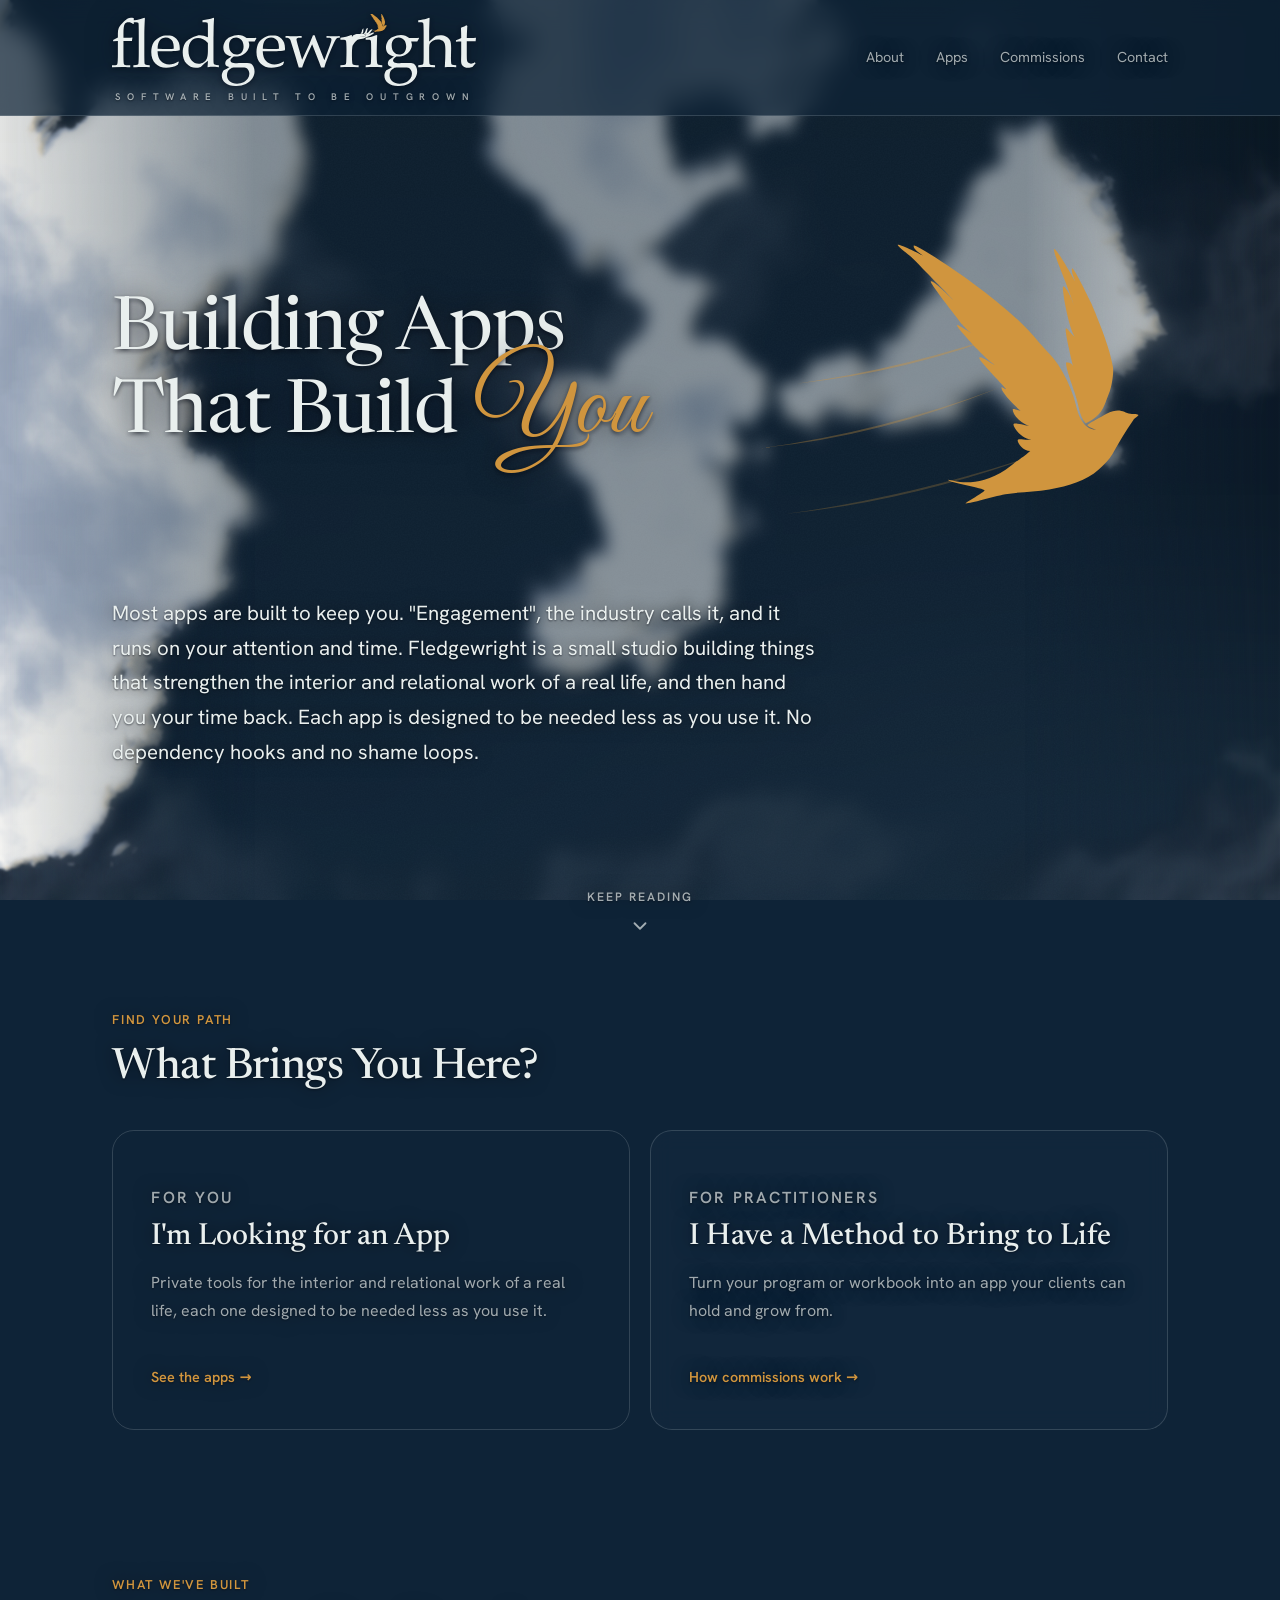
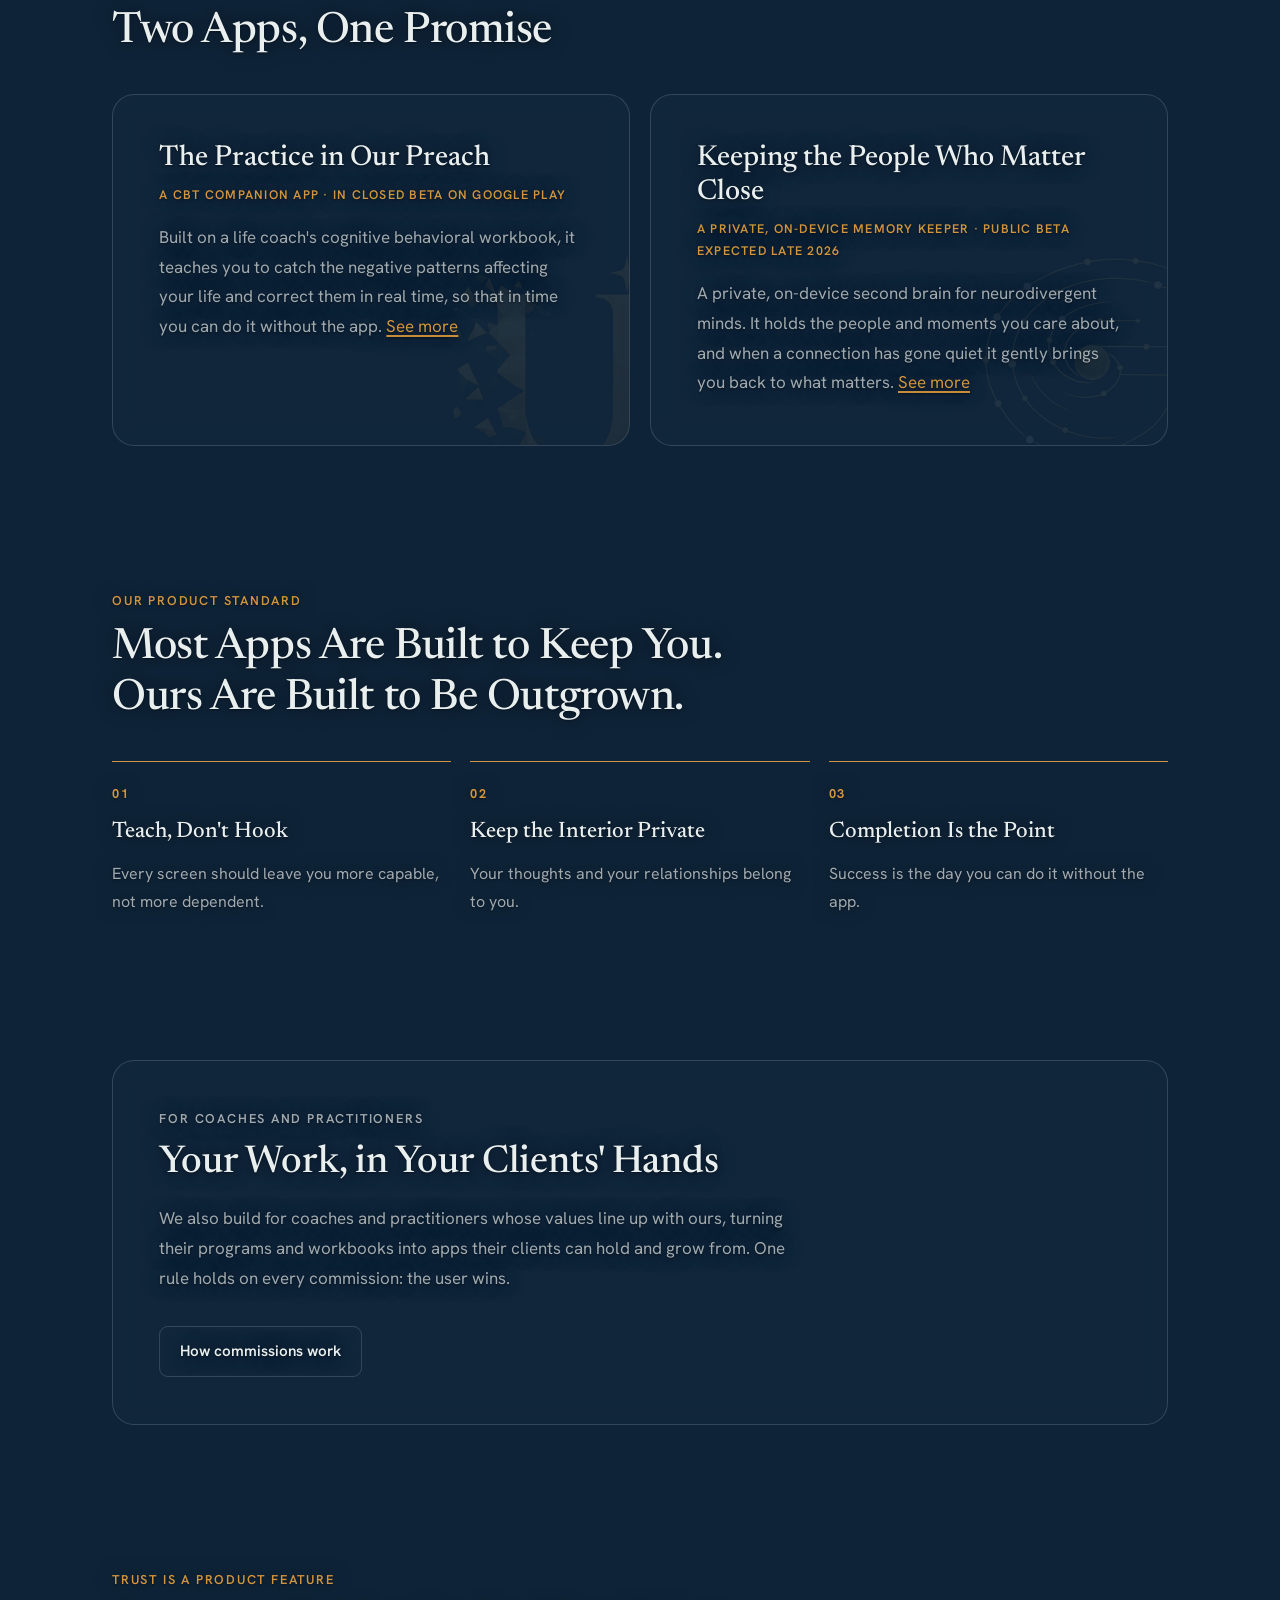
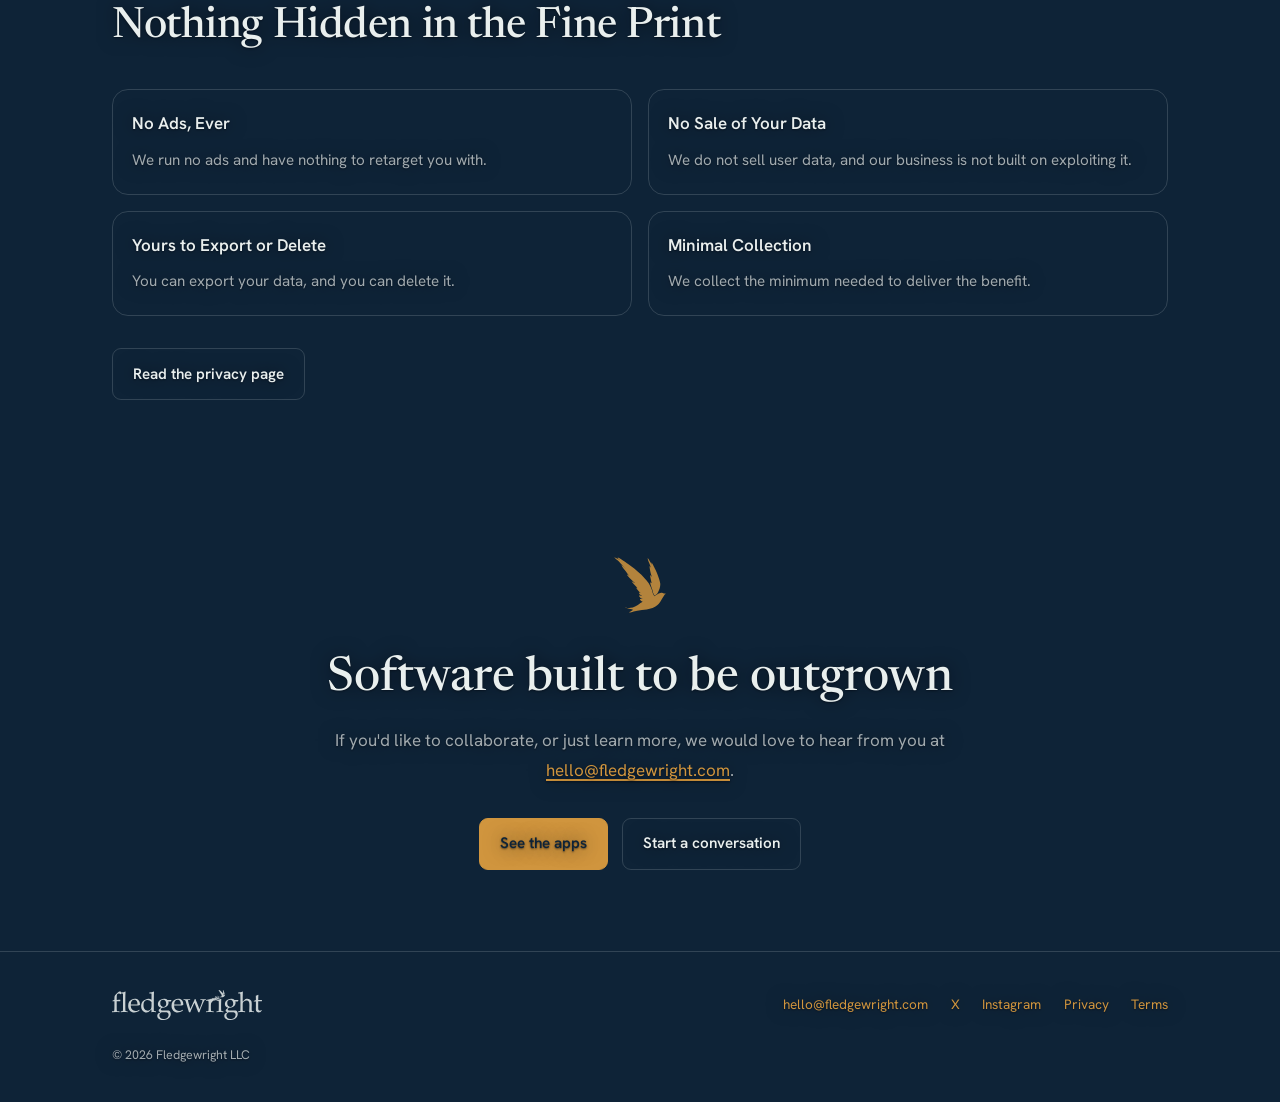
<file: index.html>
<!doctype html>
<html lang="en">
<head>
<meta charset="utf-8">
<meta name="viewport" content="width=device-width, initial-scale=1">
<meta name="color-scheme" content="dark">
<title>Fledgewright: software built to be outgrown</title>
<meta name="description" content="A small studio building apps that strengthen your real life, then step back. Built to be outgrown, with no dependency hooks.">
<link rel="stylesheet" href="/styles.css">
<link rel="icon" href="/favicon.ico" sizes="48x48">
<link rel="icon" href="/favicon.svg" type="image/svg+xml">
<link rel="apple-touch-icon" href="/apple-touch-icon.png">
<link rel="manifest" href="/site.webmanifest">
<link rel="canonical" href="https://fledgewright.com/">
<meta name="theme-color" content="#0E2337">
<meta property="og:type" content="website">
<meta property="og:site_name" content="Fledgewright">
<meta property="og:title" content="Fledgewright: software built to be outgrown">
<meta property="og:description" content="A small studio building apps that strengthen your real life, then step back. Built to be outgrown, with no dependency hooks.">
<meta property="og:url" content="https://fledgewright.com/">
<meta property="og:image" content="https://fledgewright.com/assets/img/og-image.png">
<meta property="og:image:width" content="1200">
<meta property="og:image:height" content="630">
<meta name="twitter:card" content="summary_large_image">
</head>
<body>
  <div id="sky" aria-hidden="true">
    <div class="sky-layer sky-far"></div>
    <div class="sky-layer sky-near"></div>
  </div>
  <div id="reading-column" aria-hidden="true"></div>
  <a class="skip-link" href="#main">Skip to content</a>
  <header class="site-header">
    <div class="wrap head-in">
      <a class="brand" href="/" aria-label="Fledgewright home">
        <img class="only-dark" src="/assets/img/Fledgewright_wordmark_sky_reversed.svg" alt="Fledgewright">
        <img class="only-light" src="/assets/img/Fledgewright_wordmark_sky_primary.svg" alt="Fledgewright">
        <span class="brand-tagline">Software built to be outgrown</span>
      </a>
      <nav aria-label="Site">
        <a href="/about/">About</a>
        <a href="/apps/">Apps</a>
        <a href="/commissions/">Commissions</a>
        <a href="/contact/">Contact</a>
      </nav>
    </div>
  </header>

  <main id="main">

    <!-- 1 · Hero -->
    <section class="wrap hero">
      <div class="hero-copy reveal">
        <h1>Building Apps That Build <span class="you">You</span></h1>
      </div>
      <div class="hero-art" aria-hidden="true">
        <svg viewBox="0 0 1638 1024" xmlns="http://www.w3.org/2000/svg">
          <g fill="#D0953E">
            <path d="M370,545 Q775,490 1180,340 Q775,504 370,545 Z" opacity=".9"/>
            <path d="M250,765 Q655,711 1060,560 Q655,725 250,765 Z" opacity=".72"/>
            <path d="M330,990 Q785,928 1240,770 Q785,942 330,990 Z" opacity=".55"/>
          </g>
        </svg>
        <img src="/assets/img/hallmark_ember_transparent_1024.svg" alt="">
      </div>
    </section>

    <div class="wrap">
      <p class="lead reveal">Most apps are built to keep you. "Engagement", the industry calls it, and it runs on your attention and time. Fledgewright is a small studio building things that strengthen the interior and relational work of a real life, and then hand you your time back. Each app is designed to be needed less as you use it. No dependency hooks and no shame loops.</p>
    </div>

    <div class="wrap keep-wrap reveal">
      <a class="keep-reading" href="#fork">
        <span>Keep reading</span>
        <svg class="chev" viewBox="0 0 24 24" fill="none" stroke="currentColor" stroke-width="2" stroke-linecap="round" stroke-linejoin="round" aria-hidden="true"><path d="M6 9l6 6 6-6"/></svg>
      </a>
    </div>

    <!-- 2 · Audience fork -->
    <section id="fork" class="wrap band">
      <div class="band-head reveal">
        <p class="eyebrow">Find your path</p>
        <h2>What Brings You Here?</h2>
      </div>
      <div class="fork">
        <a class="reveal" href="/apps/">
          <div>
            <p class="eyebrow" style="margin-bottom:.5rem">For you</p>
            <h3>I'm Looking for an App</h3>
            <p>Private tools for the interior and relational work of a real life, each one designed to be needed less as you use it.</p>
          </div>
          <span class="go">See the apps &rarr;</span>
        </a>
        <a class="reveal glass" href="/commissions/">
          <div>
            <p class="eyebrow" style="margin-bottom:.5rem">For practitioners</p>
            <h3>I Have a Method to Bring to Life</h3>
            <p>Turn your program or workbook into an app your clients can hold and grow from.</p>
          </div>
          <span class="go">How commissions work &rarr;</span>
        </a>
      </div>
    </section>

    <!-- 3 · The apps -->
    <section class="wrap band">
      <div class="band-head reveal">
        <p class="eyebrow">What we've built</p>
        <h2>Two Apps, One Promise</h2>
      </div>
      <div class="apps-two">
        <div class="panel app-teaser one reveal">
          <h3>The Practice in Our Preach</h3>
          <p class="status">A CBT companion app · in closed beta on Google Play</p>
          <p>Built on a life coach's cognitive behavioral workbook, it teaches you to catch the negative patterns affecting your life and correct them in real time, so that in time you can do it without the app. <a href="/apps/">See more</a></p>
        </div>
        <div class="panel app-teaser two reveal">
          <h3>Keeping the People Who Matter Close</h3>
          <p class="status">A private, on-device memory keeper · public beta expected late 2026</p>
          <p>A private, on-device second brain for neurodivergent minds. It holds the people and moments you care about, and when a connection has gone quiet it gently brings you back to what matters. <a href="/apps/">See more</a></p>
        </div>
      </div>
    </section>

    <!-- 4 · Philosophy -->
    <section class="wrap band">
      <div class="band-head reveal">
        <p class="eyebrow">Our product standard</p>
        <h2>Most Apps Are Built to Keep You. Ours Are Built to Be Outgrown.</h2>
      </div>
      <div class="triptych">
        <div class="principle reveal"><p class="n">01</p><h3>Teach, Don't Hook</h3><p>Every screen should leave you more capable, not more dependent.</p></div>
        <div class="principle reveal"><p class="n">02</p><h3>Keep the Interior Private</h3><p>Your thoughts and your relationships belong to you.</p></div>
        <div class="principle reveal"><p class="n">03</p><h3>Completion Is the Point</h3><p>Success is the day you can do it without the app.</p></div>
      </div>
    </section>

    <!-- 5 · Commissions -->
    <section class="wrap band">
      <div class="panel commission reveal">
        <p class="eyebrow">For coaches and practitioners</p>
        <h2>Your Work, in Your Clients' Hands</h2>
        <p>We also build for coaches and practitioners whose values line up with ours, turning their programs and workbooks into apps their clients can hold and grow from. One rule holds on every commission: the user wins.</p>
        <div class="btns"><a class="btn-fw btn-fw--ghost" href="/commissions/">How commissions work</a></div>
      </div>
    </section>

    <!-- 6 · Trust -->
    <section class="wrap band">
      <div class="band-head reveal">
        <p class="eyebrow">Trust is a product feature</p>
        <h2>Nothing Hidden in the Fine Print</h2>
      </div>
      <div class="trust-list">
        <div class="trust-item reveal"><strong>No Ads, Ever</strong><span>We run no ads and have nothing to retarget you with.</span></div>
        <div class="trust-item reveal"><strong>No Sale of Your Data</strong><span>We do not sell user data, and our business is not built on exploiting it.</span></div>
        <div class="trust-item reveal"><strong>Yours to Export or Delete</strong><span>You can export your data, and you can delete it.</span></div>
        <div class="trust-item reveal"><strong>Minimal Collection</strong><span>We collect the minimum needed to deliver the benefit.</span></div>
      </div>
      <div class="btns reveal"><a class="btn-fw btn-fw--ghost" href="/privacy/">Read the privacy page</a></div>
    </section>

    <!-- 7 · Closing -->
    <section class="wrap closing reveal">
      <img class="swift" src="/assets/img/hallmark_ember_transparent_1024.svg" alt="">
      <h2>Software built to be outgrown</h2>
      <p>If you'd like to collaborate, or just learn more, we would love to hear from you at <a href="mailto:hello@fledgewright.com">hello@fledgewright.com</a>.</p>
      <div class="btns">
        <a class="btn-fw btn-fw--primary" href="/apps/">See the apps</a>
        <a class="btn-fw btn-fw--ghost" href="mailto:hello@fledgewright.com">Start a conversation</a>
      </div>
    </section>

  </main>

  <footer class="site-footer">
    <div class="wrap foot-in">
      <img class="only-dark" src="/assets/img/Fledgewright_wordmark_sky_mono-cloud.svg" alt="Fledgewright">
      <img class="only-light" src="/assets/img/Fledgewright_wordmark_sky_mono-ink.svg" alt="Fledgewright">
      <div class="foot-links">
        <a href="mailto:hello@fledgewright.com">hello@fledgewright.com</a>
        <a href="https://x.com/Fledgewright">X</a>
        <a href="https://www.instagram.com/fledgewright/">Instagram</a>
        <a href="/privacy/">Privacy</a>
        <a href="/terms/">Terms</a>
      </div>
    </div>
    <div class="wrap foot-note">© 2026 Fledgewright LLC</div>
  </footer>

  <script src="/sky-morph.js" defer></script>
  <script>
    // Reveal-on-scroll for the homepage sections (reduced-motion falls back to visible via CSS)
    var io = new IntersectionObserver(function (es) {
      es.forEach(function (e) { if (e.isIntersecting) e.target.classList.add('visible'); });
    }, { threshold: .12 });
    document.querySelectorAll('.reveal').forEach(function (el) { io.observe(el); });
  </script>
</body>
</html>
</file>
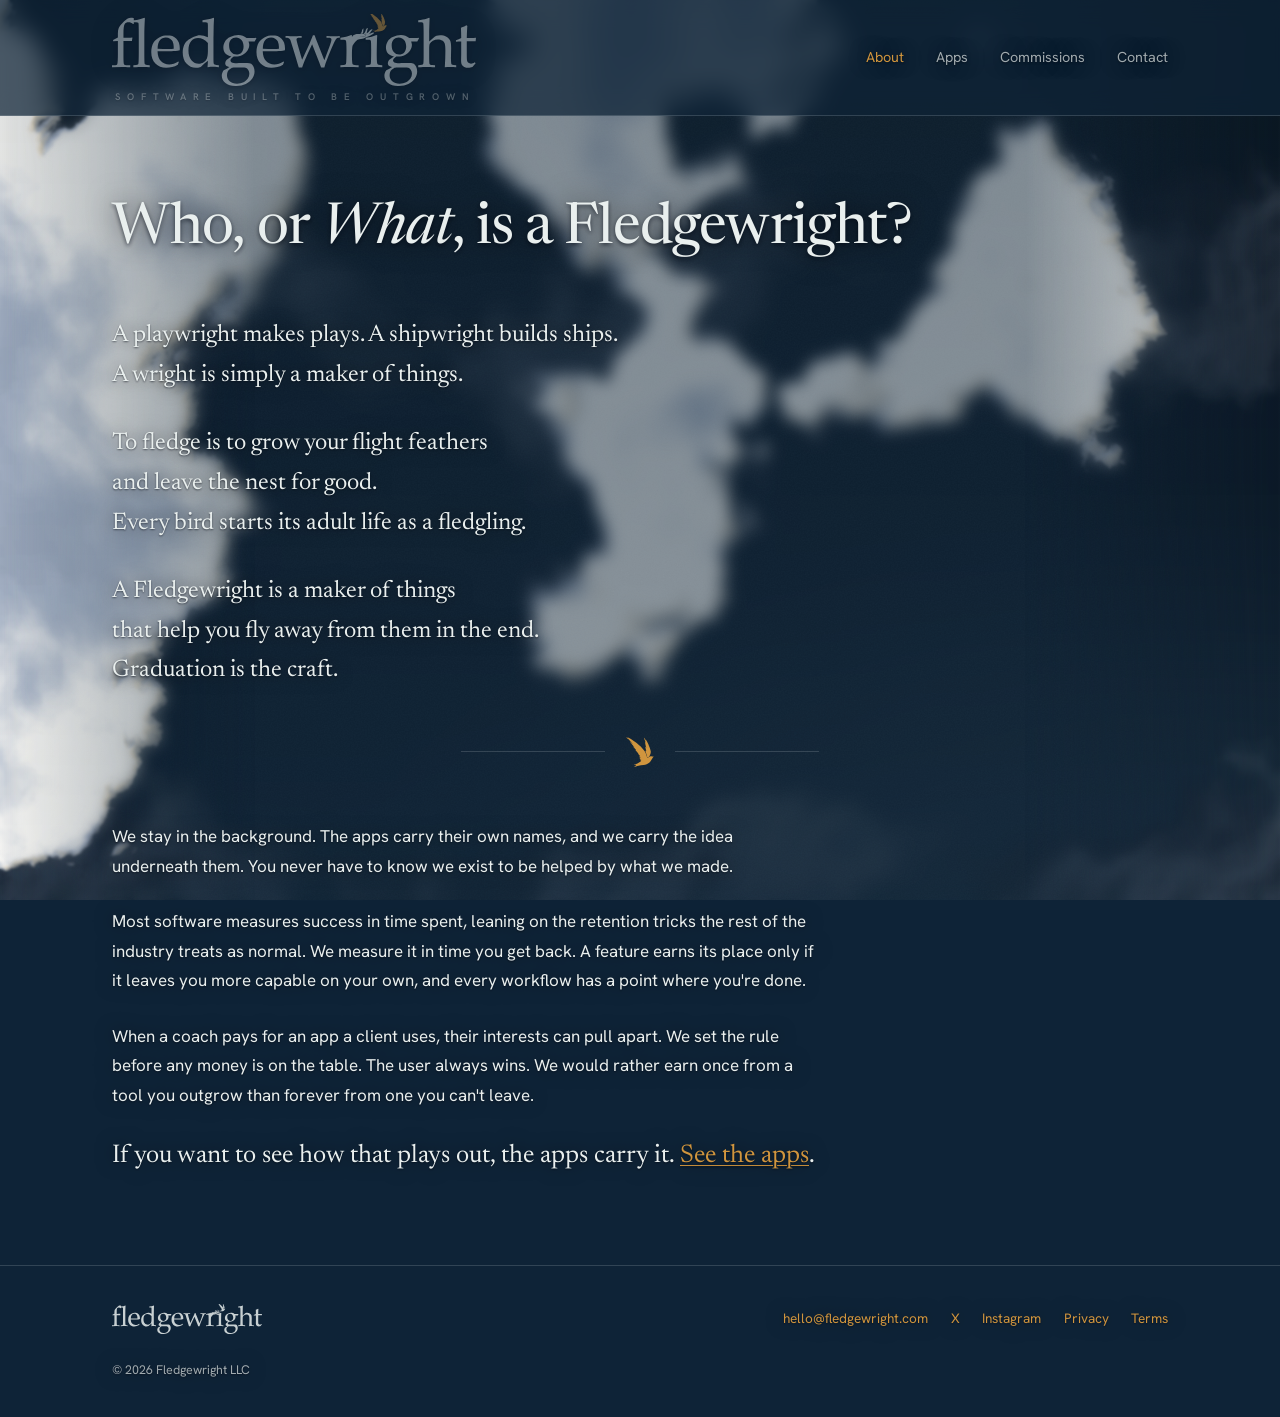
<file: about/index.html>
<!doctype html>
<html lang="en">
<head>
<meta charset="utf-8">
<meta name="viewport" content="width=device-width, initial-scale=1">
<meta name="color-scheme" content="dark">
<title>About Fledgewright: a studio built to be outgrown</title>
<meta name="description" content="Why we build tools meant to be left behind, and the one line we won't cross.">
<link rel="stylesheet" href="/styles.css">
<link rel="icon" href="/favicon.ico" sizes="48x48">
<link rel="icon" href="/favicon.svg" type="image/svg+xml">
<link rel="apple-touch-icon" href="/apple-touch-icon.png">
<link rel="manifest" href="/site.webmanifest">
<link rel="canonical" href="https://fledgewright.com/about/">
<meta name="theme-color" content="#0E2337">
<meta property="og:type" content="website">
<meta property="og:site_name" content="Fledgewright">
<meta property="og:title" content="About Fledgewright: a studio built to be outgrown">
<meta property="og:description" content="Why we build tools meant to be left behind, and the one line we won't cross.">
<meta property="og:url" content="https://fledgewright.com/about/">
<meta property="og:image" content="https://fledgewright.com/assets/img/og-image.png">
<meta property="og:image:width" content="1200">
<meta property="og:image:height" content="630">
<meta name="twitter:card" content="summary_large_image">
</head>
<body class="inner">
  <div id="sky" aria-hidden="true">
    <div class="sky-layer sky-far"></div>
    <div class="sky-layer sky-near"></div>
  </div>
  <div id="reading-column" aria-hidden="true"></div>
  <a class="skip-link" href="#main">Skip to content</a>
  <header class="site-header">
    <div class="wrap head-in">
      <a class="brand" href="/" aria-label="Fledgewright home">
        <img class="only-dark" src="/assets/img/Fledgewright_wordmark_sky_reversed.svg" alt="Fledgewright">
        <img class="only-light" src="/assets/img/Fledgewright_wordmark_sky_primary.svg" alt="Fledgewright">
        <span class="brand-tagline">Software built to be outgrown</span>
      </a>
      <nav aria-label="Site">
        <a href="/about/" aria-current="page">About</a>
        <a href="/apps/">Apps</a>
        <a href="/commissions/">Commissions</a>
        <a href="/contact/">Contact</a>
      </nav>
    </div>
  </header>

  <main id="main">
    <div class="wrap page-head">
      <h1 class="page-title">Who, or <em>What</em>, is a Fledgewright?</h1>
    </div>

    <div class="wrap intro-stanzas">
      <p class="stanza">A playwright makes plays. A shipwright builds ships.<br>
      A wright is simply a maker of things.</p>
      <p class="stanza">To fledge is to grow your flight feathers<br>
      and leave the nest for good.<br>
      Every bird starts its adult life as a fledgling.</p>
      <p class="stanza">A Fledgewright is a maker of things<br>
      that help you fly away from them in the end.<br>
      Graduation is the craft.</p>
    </div>

    <div class="divider" role="presentation">
      <img src="/assets/img/hallmark_ember_transparent_1024.svg" alt="">
    </div>

    <div class="wrap">
      <div class="prose">
      <p>We stay in the background. The apps carry their own names, and we carry the idea underneath them. You never have to know we exist to be helped by what we made.</p>
      <p>Most software measures success in time spent, leaning on the retention tricks the rest of the industry treats as normal. We measure it in time you get back. A feature earns its place only if it leaves you more capable on your own, and every workflow has a point where you're done.</p>
      <p>When a coach pays for an app a client uses, their interests can pull apart. We set the rule before any money is on the table. The user always wins. We would rather earn once from a tool you outgrow than forever from one you can't leave.</p>
      <p class="mail">If you want to see how that plays out, the apps carry it. <a href="/apps/">See the apps</a>.</p>
      </div>
    </div>
  </main>

  <footer class="site-footer">
    <div class="wrap foot-in">
      <img class="only-dark" src="/assets/img/Fledgewright_wordmark_sky_mono-cloud.svg" alt="Fledgewright">
      <img class="only-light" src="/assets/img/Fledgewright_wordmark_sky_mono-ink.svg" alt="Fledgewright">
      <div class="foot-links">
        <a href="mailto:hello@fledgewright.com">hello@fledgewright.com</a>
        <a href="https://x.com/Fledgewright">X</a>
        <a href="https://www.instagram.com/fledgewright/">Instagram</a>
        <a href="/privacy/">Privacy</a>
        <a href="/terms/">Terms</a>
      </div>
    </div>
    <div class="wrap foot-note">© 2026 Fledgewright LLC</div>
  </footer>
  <script src="/sky-morph.js" defer></script>
</body>
</html>
</file>
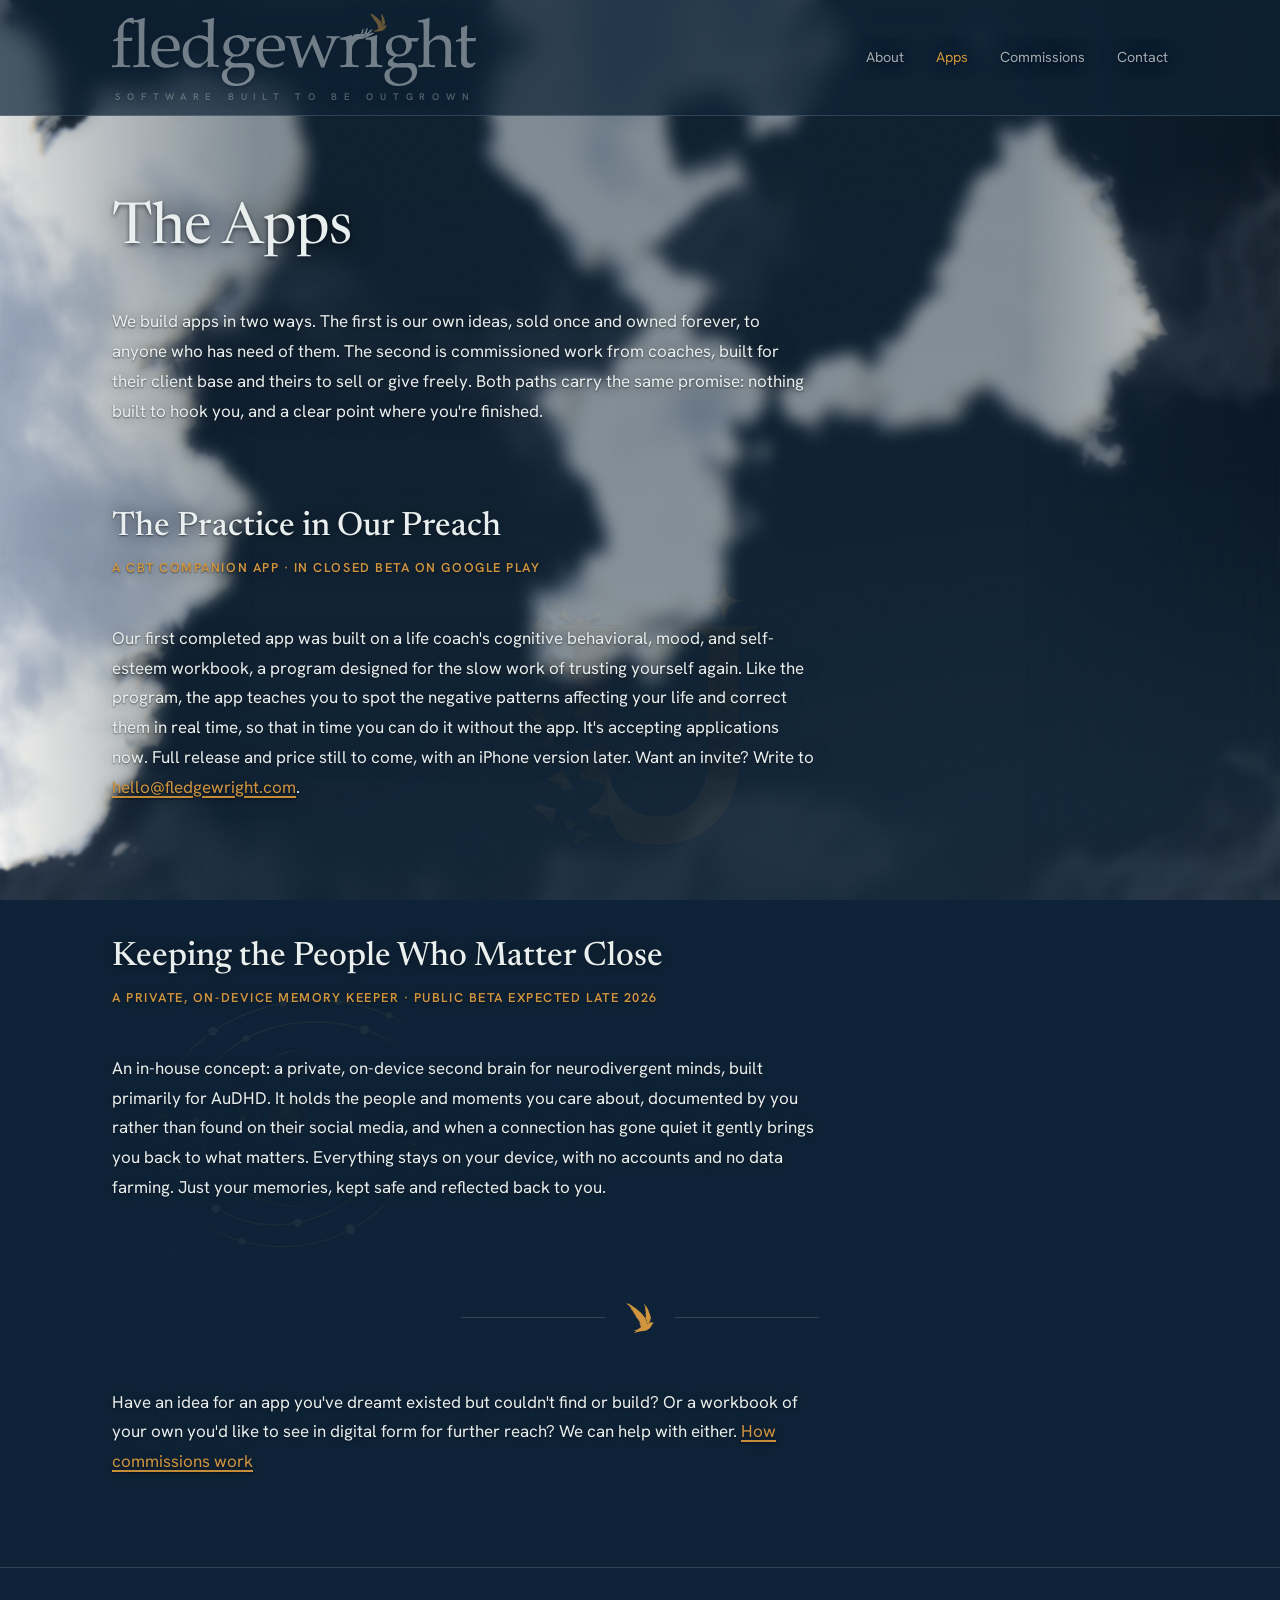
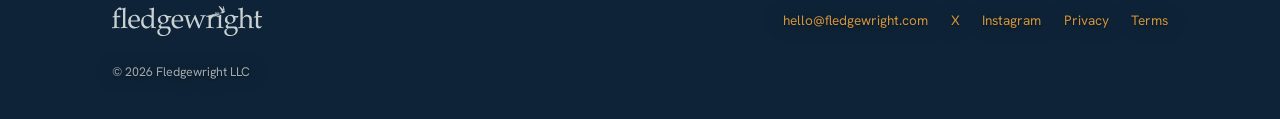
<file: apps/index.html>
<!doctype html>
<html lang="en">
<head>
<meta charset="utf-8">
<meta name="viewport" content="width=device-width, initial-scale=1">
<meta name="color-scheme" content="dark">
<title>Apps by Fledgewright</title>
<meta name="description" content="Two small apps with the same promise: nothing built to hook you, and a clear point where you're done. One in closed beta now, one in public beta late 2026.">
<link rel="stylesheet" href="/styles.css">
<link rel="icon" href="/favicon.ico" sizes="48x48">
<link rel="icon" href="/favicon.svg" type="image/svg+xml">
<link rel="apple-touch-icon" href="/apple-touch-icon.png">
<link rel="manifest" href="/site.webmanifest">
<link rel="canonical" href="https://fledgewright.com/apps/">
<meta name="theme-color" content="#0E2337">
<meta property="og:type" content="website">
<meta property="og:site_name" content="Fledgewright">
<meta property="og:title" content="Apps by Fledgewright">
<meta property="og:description" content="Two small apps with the same promise: nothing built to hook you, and a clear point where you're done. One in closed beta now, one in public beta late 2026.">
<meta property="og:url" content="https://fledgewright.com/apps/">
<meta property="og:image" content="https://fledgewright.com/assets/img/og-image.png">
<meta property="og:image:width" content="1200">
<meta property="og:image:height" content="630">
<meta name="twitter:card" content="summary_large_image">
</head>
<body class="inner">
  <div id="sky" aria-hidden="true">
    <div class="sky-layer sky-far"></div>
    <div class="sky-layer sky-near"></div>
  </div>
  <div id="reading-column" aria-hidden="true"></div>
  <a class="skip-link" href="#main">Skip to content</a>
  <header class="site-header">
    <div class="wrap head-in">
      <a class="brand" href="/" aria-label="Fledgewright home">
        <img class="only-dark" src="/assets/img/Fledgewright_wordmark_sky_reversed.svg" alt="Fledgewright">
        <img class="only-light" src="/assets/img/Fledgewright_wordmark_sky_primary.svg" alt="Fledgewright">
        <span class="brand-tagline">Software built to be outgrown</span>
      </a>
      <nav aria-label="Site">
        <a href="/about/">About</a>
        <a href="/apps/" aria-current="page">Apps</a>
        <a href="/commissions/">Commissions</a>
        <a href="/contact/">Contact</a>
      </nav>
    </div>
  </header>

  <main id="main">
    <div class="wrap page-head">
      <h1 class="page-title">The Apps</h1>
    </div>

    <div class="wrap">
      <div class="prose prose--tight">
        <p>We build apps in two ways. The first is our own ideas, sold once and owned forever, to anyone who has need of them. The second is commissioned work from coaches, built for their client base and theirs to sell or give freely. Both paths carry the same promise: nothing built to hook you, and a clear point where you're finished.</p>
      </div>
    </div>

    <div class="wrap">
      <h2 class="section-title">The Practice in Our Preach</h2>
      <p class="app-status">A CBT companion app &middot; in closed beta on Google Play</p>
      <div class="prose">
        <div class="app-block app-block--one">
          <p>Our first completed app was built on a life coach's cognitive behavioral, mood, and self-esteem workbook, a program designed for the slow work of trusting yourself again. Like the program, the app teaches you to spot the negative patterns affecting your life and correct them in real time, so that in time you can do it without the app. It's accepting applications now. Full release and price still to come, with an iPhone version later. Want an invite? Write to <a href="mailto:hello@fledgewright.com">hello@fledgewright.com</a>.</p>
        </div>
      </div>
    </div>

    <div class="wrap">
      <h2 class="section-title">Keeping the People Who Matter Close</h2>
      <p class="app-status">A private, on-device memory keeper &middot; public beta expected late 2026</p>
      <div class="prose">
        <div class="app-block app-block--two">
          <p>An in-house concept: a private, on-device second brain for neurodivergent minds, built primarily for AuDHD. It holds the people and moments you care about, documented by you rather than found on their social media, and when a connection has gone quiet it gently brings you back to what matters. Everything stays on your device, with no accounts and no data farming. Just your memories, kept safe and reflected back to you.</p>
        </div>
      </div>
    </div>

    <div class="divider" role="presentation">
      <img src="/assets/img/hallmark_ember_transparent_1024.svg" alt="">
    </div>

    <div class="wrap">
      <div class="prose">
        <p>Have an idea for an app you've dreamt existed but couldn't find or build? Or a workbook of your own you'd like to see in digital form for further reach? We can help with either. <a href="/commissions/">How commissions work</a></p>
      </div>
    </div>
  </main>

  <footer class="site-footer">
    <div class="wrap foot-in">
      <img class="only-dark" src="/assets/img/Fledgewright_wordmark_sky_mono-cloud.svg" alt="Fledgewright">
      <img class="only-light" src="/assets/img/Fledgewright_wordmark_sky_mono-ink.svg" alt="Fledgewright">
      <div class="foot-links">
        <a href="mailto:hello@fledgewright.com">hello@fledgewright.com</a>
        <a href="https://x.com/Fledgewright">X</a>
        <a href="https://www.instagram.com/fledgewright/">Instagram</a>
        <a href="/privacy/">Privacy</a>
        <a href="/terms/">Terms</a>
      </div>
    </div>
    <div class="wrap foot-note">© 2026 Fledgewright LLC</div>
  </footer>
  <script src="/sky-morph.js" defer></script>
</body>
</html>
</file>
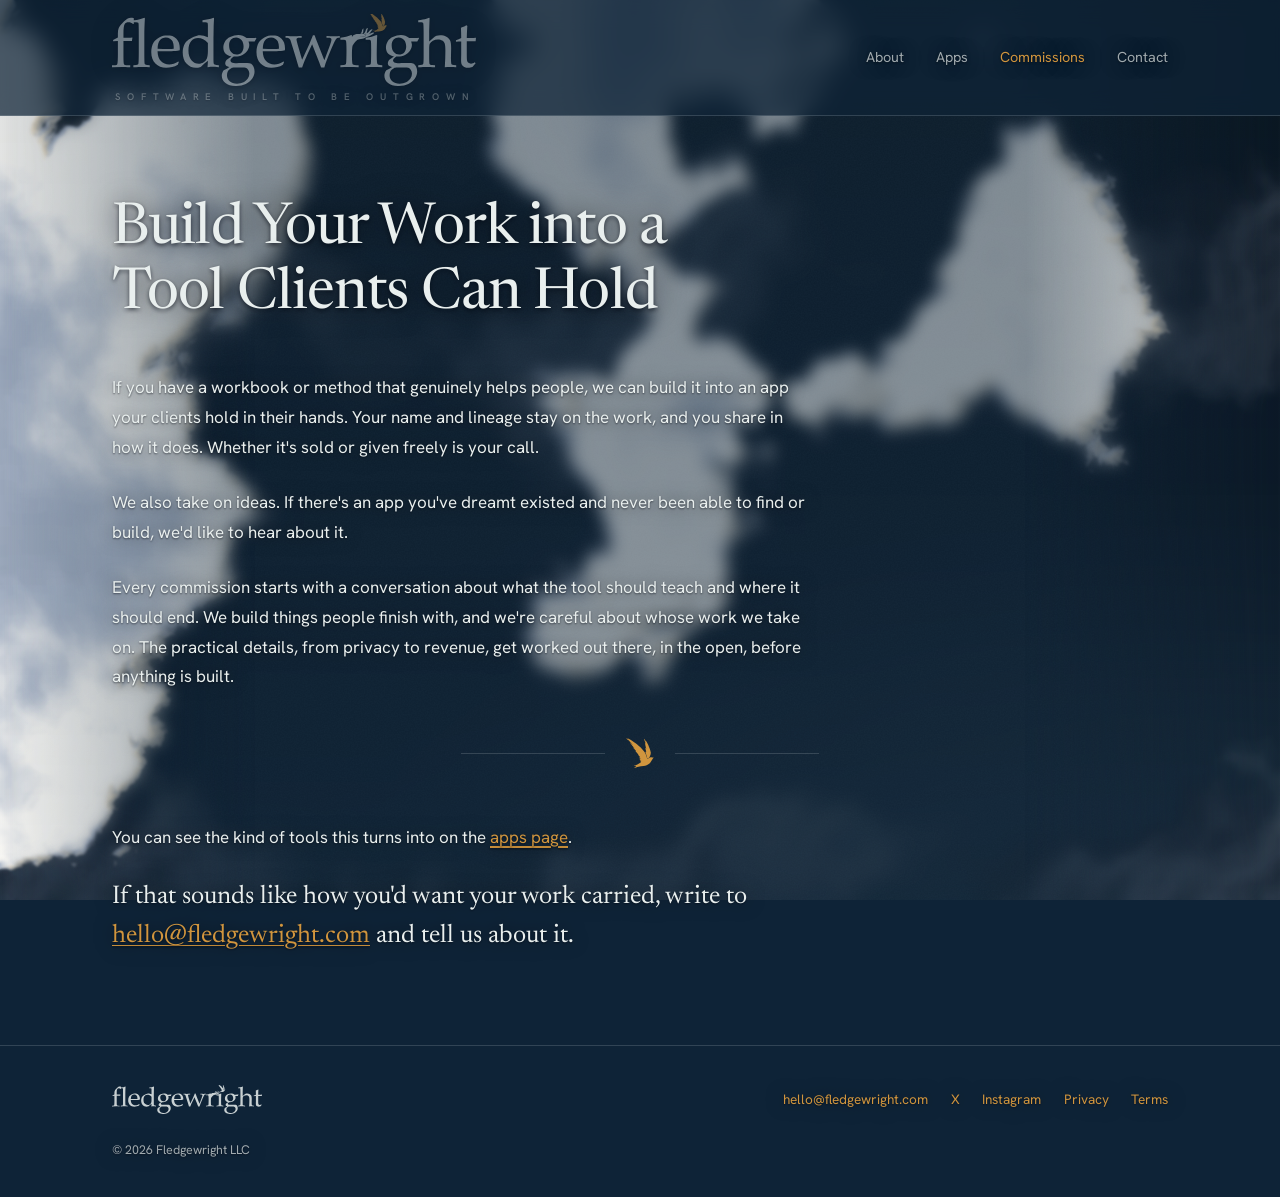
<file: commissions/index.html>
<!doctype html>
<html lang="en">
<head>
<meta charset="utf-8">
<meta name="viewport" content="width=device-width, initial-scale=1">
<meta name="color-scheme" content="dark">
<title>Commissions: turn your method into an app</title>
<meta name="description" content="Have a workbook or method that helps people? We build it into an app your clients hold, with your name kept on it.">
<link rel="stylesheet" href="/styles.css">
<link rel="icon" href="/favicon.ico" sizes="48x48">
<link rel="icon" href="/favicon.svg" type="image/svg+xml">
<link rel="apple-touch-icon" href="/apple-touch-icon.png">
<link rel="manifest" href="/site.webmanifest">
<link rel="canonical" href="https://fledgewright.com/commissions/">
<meta name="theme-color" content="#0E2337">
<meta property="og:type" content="website">
<meta property="og:site_name" content="Fledgewright">
<meta property="og:title" content="Commissions: turn your method into an app">
<meta property="og:description" content="Have a workbook or method that helps people? We build it into an app your clients hold, with your name kept on it.">
<meta property="og:url" content="https://fledgewright.com/commissions/">
<meta property="og:image" content="https://fledgewright.com/assets/img/og-image.png">
<meta property="og:image:width" content="1200">
<meta property="og:image:height" content="630">
<meta name="twitter:card" content="summary_large_image">
</head>
<body class="inner">
  <div id="sky" aria-hidden="true">
    <div class="sky-layer sky-far"></div>
    <div class="sky-layer sky-near"></div>
  </div>
  <div id="reading-column" aria-hidden="true"></div>
  <a class="skip-link" href="#main">Skip to content</a>
  <header class="site-header">
    <div class="wrap head-in">
      <a class="brand" href="/" aria-label="Fledgewright home">
        <img class="only-dark" src="/assets/img/Fledgewright_wordmark_sky_reversed.svg" alt="Fledgewright">
        <img class="only-light" src="/assets/img/Fledgewright_wordmark_sky_primary.svg" alt="Fledgewright">
        <span class="brand-tagline">Software built to be outgrown</span>
      </a>
      <nav aria-label="Site">
        <a href="/about/">About</a>
        <a href="/apps/">Apps</a>
        <a href="/commissions/" aria-current="page">Commissions</a>
        <a href="/contact/">Contact</a>
      </nav>
    </div>
  </header>

  <main id="main">
    <div class="wrap page-head">
      <h1 class="page-title">Build Your Work into a Tool Clients Can Hold</h1>
    </div>

    <div class="wrap">
      <div class="prose prose--tight">
        <p>If you have a workbook or method that genuinely helps people, we can build it into an app your clients hold in their hands. Your name and lineage stay on the work, and you share in how it does. Whether it's sold or given freely is your call.</p>
        <p>We also take on ideas. If there's an app you've dreamt existed and never been able to find or build, we'd like to hear about it.</p>
        <p>Every commission starts with a conversation about what the tool should teach and where it should end. We build things people finish with, and we're careful about whose work we take on. The practical details, from privacy to revenue, get worked out there, in the open, before anything is built.</p>
      </div>
    </div>

    <div class="divider" role="presentation">
      <img src="/assets/img/hallmark_ember_transparent_1024.svg" alt="">
    </div>

    <div class="wrap">
      <div class="prose">
        <p>You can see the kind of tools this turns into on the <a href="/apps/">apps page</a>.</p>
        <p class="mail">If that sounds like how you'd want your work carried, write to <a href="mailto:hello@fledgewright.com">hello@fledgewright.com</a> and tell us about it.</p>
      </div>
    </div>
  </main>

  <footer class="site-footer">
    <div class="wrap foot-in">
      <img class="only-dark" src="/assets/img/Fledgewright_wordmark_sky_mono-cloud.svg" alt="Fledgewright">
      <img class="only-light" src="/assets/img/Fledgewright_wordmark_sky_mono-ink.svg" alt="Fledgewright">
      <div class="foot-links">
        <a href="mailto:hello@fledgewright.com">hello@fledgewright.com</a>
        <a href="https://x.com/Fledgewright">X</a>
        <a href="https://www.instagram.com/fledgewright/">Instagram</a>
        <a href="/privacy/">Privacy</a>
        <a href="/terms/">Terms</a>
      </div>
    </div>
    <div class="wrap foot-note">© 2026 Fledgewright LLC</div>
  </footer>
  <script src="/sky-morph.js" defer></script>
</body>
</html>
</file>
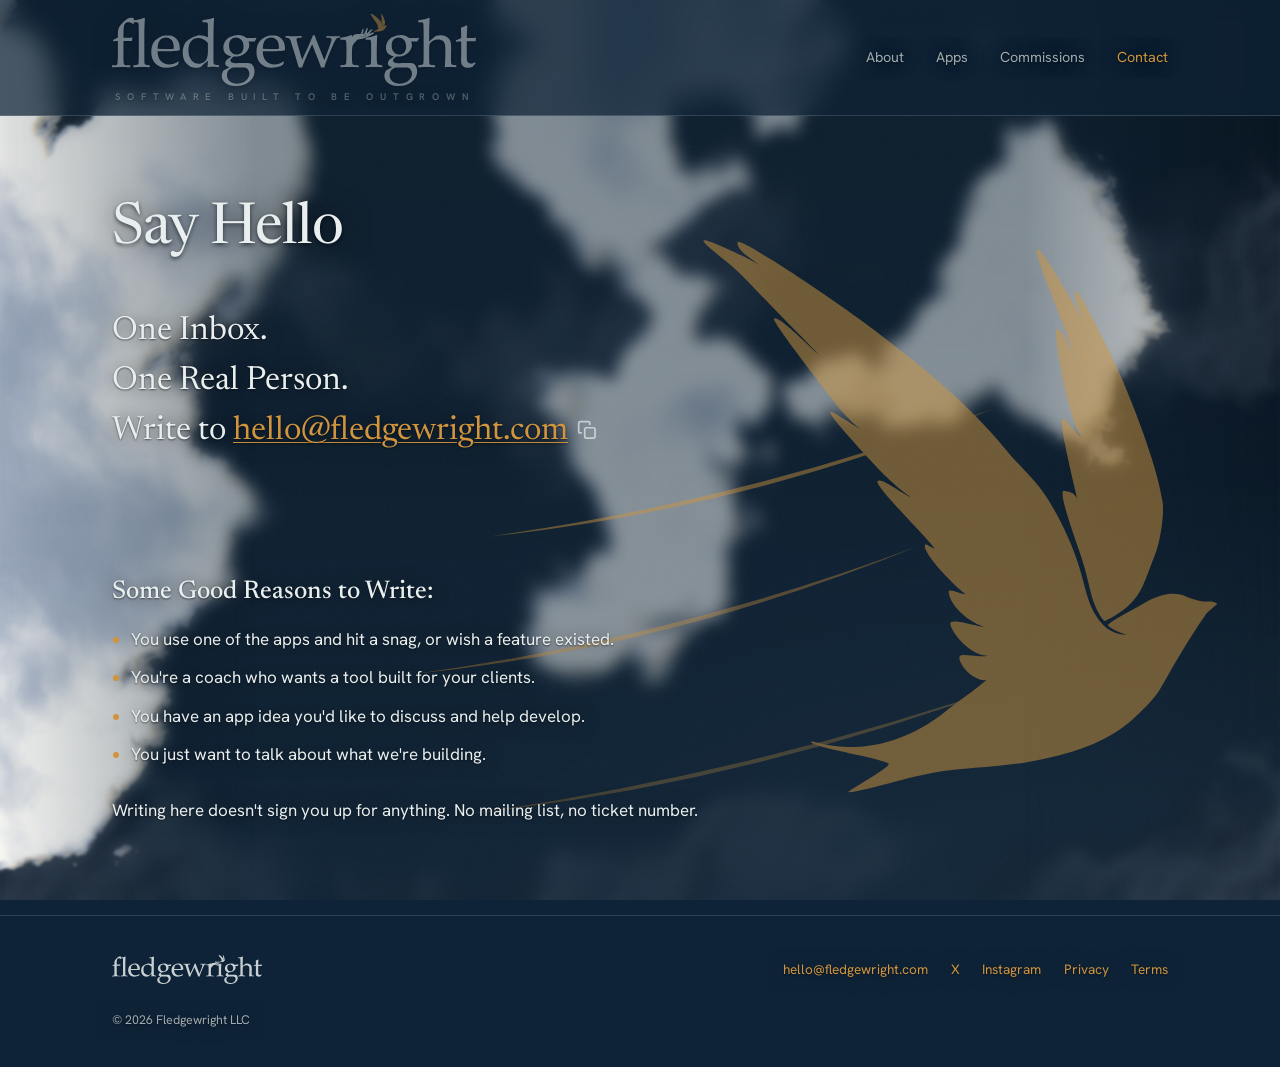
<file: contact/index.html>
<!doctype html>
<html lang="en">
<head>
<meta charset="utf-8">
<meta name="viewport" content="width=device-width, initial-scale=1">
<meta name="color-scheme" content="dark">
<title>Contact Fledgewright: say hello</title>
<meta name="description" content="One inbox, a real person. Write about the apps, a build for your practice, or anything else.">
<link rel="stylesheet" href="/styles.css">
<link rel="icon" href="/favicon.ico" sizes="48x48">
<link rel="icon" href="/favicon.svg" type="image/svg+xml">
<link rel="apple-touch-icon" href="/apple-touch-icon.png">
<link rel="manifest" href="/site.webmanifest">
<link rel="canonical" href="https://fledgewright.com/contact/">
<meta name="theme-color" content="#0E2337">
<meta property="og:type" content="website">
<meta property="og:site_name" content="Fledgewright">
<meta property="og:title" content="Contact Fledgewright: say hello">
<meta property="og:description" content="One inbox, a real person. Write about the apps, a build for your practice, or anything else.">
<meta property="og:url" content="https://fledgewright.com/contact/">
<meta property="og:image" content="https://fledgewright.com/assets/img/og-image.png">
<meta property="og:image:width" content="1200">
<meta property="og:image:height" content="630">
<meta name="twitter:card" content="summary_large_image">
</head>
<body class="inner">
  <div id="sky" aria-hidden="true">
    <div class="sky-layer sky-far"></div>
    <div class="sky-layer sky-near"></div>
  </div>
  <div id="reading-column" aria-hidden="true"></div>
  <a class="skip-link" href="#main">Skip to content</a>
  <header class="site-header">
    <div class="wrap head-in">
      <a class="brand" href="/" aria-label="Fledgewright home">
        <img class="only-dark" src="/assets/img/Fledgewright_wordmark_sky_reversed.svg" alt="Fledgewright">
        <img class="only-light" src="/assets/img/Fledgewright_wordmark_sky_primary.svg" alt="Fledgewright">
        <span class="brand-tagline">Software built to be outgrown</span>
      </a>
      <nav aria-label="Site">
        <a href="/about/">About</a>
        <a href="/apps/">Apps</a>
        <a href="/commissions/">Commissions</a>
        <a href="/contact/" aria-current="page">Contact</a>
      </nav>
    </div>
  </header>

  <main id="main" class="contact-main">
    <div class="contact-art" aria-hidden="true">
      <svg viewBox="0 0 1638 1024" xmlns="http://www.w3.org/2000/svg">
        <g fill="#D0953E">
          <path d="M370,545 Q775,490 1180,340 Q775,504 370,545 Z" opacity=".9"/>
          <path d="M250,765 Q655,711 1060,560 Q655,725 250,765 Z" opacity=".72"/>
          <path d="M330,990 Q785,928 1240,770 Q785,942 330,990 Z" opacity=".55"/>
        </g>
      </svg>
      <img src="/assets/img/hallmark_ember_transparent_1024.svg" alt="">
    </div>
    <div class="wrap page-head">
      <h1 class="page-title">Say Hello</h1>
    </div>

    <div class="wrap">
      <div class="prose prose--tight">
        <p class="contact-lead">One Inbox.<br>
        One Real Person.<br>
        <span class="write-line">Write to <a href="mailto:hello@fledgewright.com">hello@fledgewright.com</a><button class="copy-btn" type="button" aria-label="Copy email address"><svg viewBox="0 0 24 24" fill="none" stroke="currentColor" stroke-width="2" stroke-linecap="round" stroke-linejoin="round" aria-hidden="true"><rect x="9" y="9" width="12" height="12" rx="2"/><path d="M5 15H4a2 2 0 0 1-2-2V4a2 2 0 0 1 2-2h9a2 2 0 0 1 2 2v1"/></svg></button><span class="copy-status" role="status" aria-live="polite"></span></span></p>
      </div>
    </div>

    <div class="wrap">
      <div class="prose">
        <h2 class="section-title reasons-title">Some Good Reasons to Write:</h2>
        <ul>
          <li>You use one of the apps and hit a snag, or wish a feature existed.</li>
          <li>You're a coach who wants a tool built for your clients.</li>
          <li>You have an app idea you'd like to discuss and help develop.</li>
          <li>You just want to talk about what we're building.</li>
        </ul>
        <p>Writing here doesn't sign you up for anything. No mailing list, no ticket number.</p>
      </div>
    </div>
  </main>

  <footer class="site-footer">
    <div class="wrap foot-in">
      <img class="only-dark" src="/assets/img/Fledgewright_wordmark_sky_mono-cloud.svg" alt="Fledgewright">
      <img class="only-light" src="/assets/img/Fledgewright_wordmark_sky_mono-ink.svg" alt="Fledgewright">
      <div class="foot-links">
        <a href="mailto:hello@fledgewright.com">hello@fledgewright.com</a>
        <a href="https://x.com/Fledgewright">X</a>
        <a href="https://www.instagram.com/fledgewright/">Instagram</a>
        <a href="/privacy/">Privacy</a>
        <a href="/terms/">Terms</a>
      </div>
    </div>
    <div class="wrap foot-note">© 2026 Fledgewright LLC</div>
  </footer>

  <script>
    (function () {
      var btn = document.querySelector('.copy-btn');
      var status = document.querySelector('.copy-status');
      var ADDRESS = 'hello@fledgewright.com';
      if (!btn) return;
      function done() {
        status.textContent = 'Copied';
        setTimeout(function () { status.textContent = ''; }, 2000);
      }
      btn.addEventListener('click', function () {
        if (navigator.clipboard && navigator.clipboard.writeText) {
          navigator.clipboard.writeText(ADDRESS).then(done, fallback);
        } else {
          fallback();
        }
        function fallback() {
          var ta = document.createElement('textarea');
          ta.value = ADDRESS;
          ta.setAttribute('readonly', '');
          ta.style.position = 'absolute';
          ta.style.left = '-9999px';
          document.body.appendChild(ta);
          ta.select();
          try { document.execCommand('copy'); done(); } catch (e) { status.textContent = ADDRESS; }
          document.body.removeChild(ta);
        }
      });
    })();
  </script>
  <script src="/sky-morph.js" defer></script>
</body>
</html>
</file>
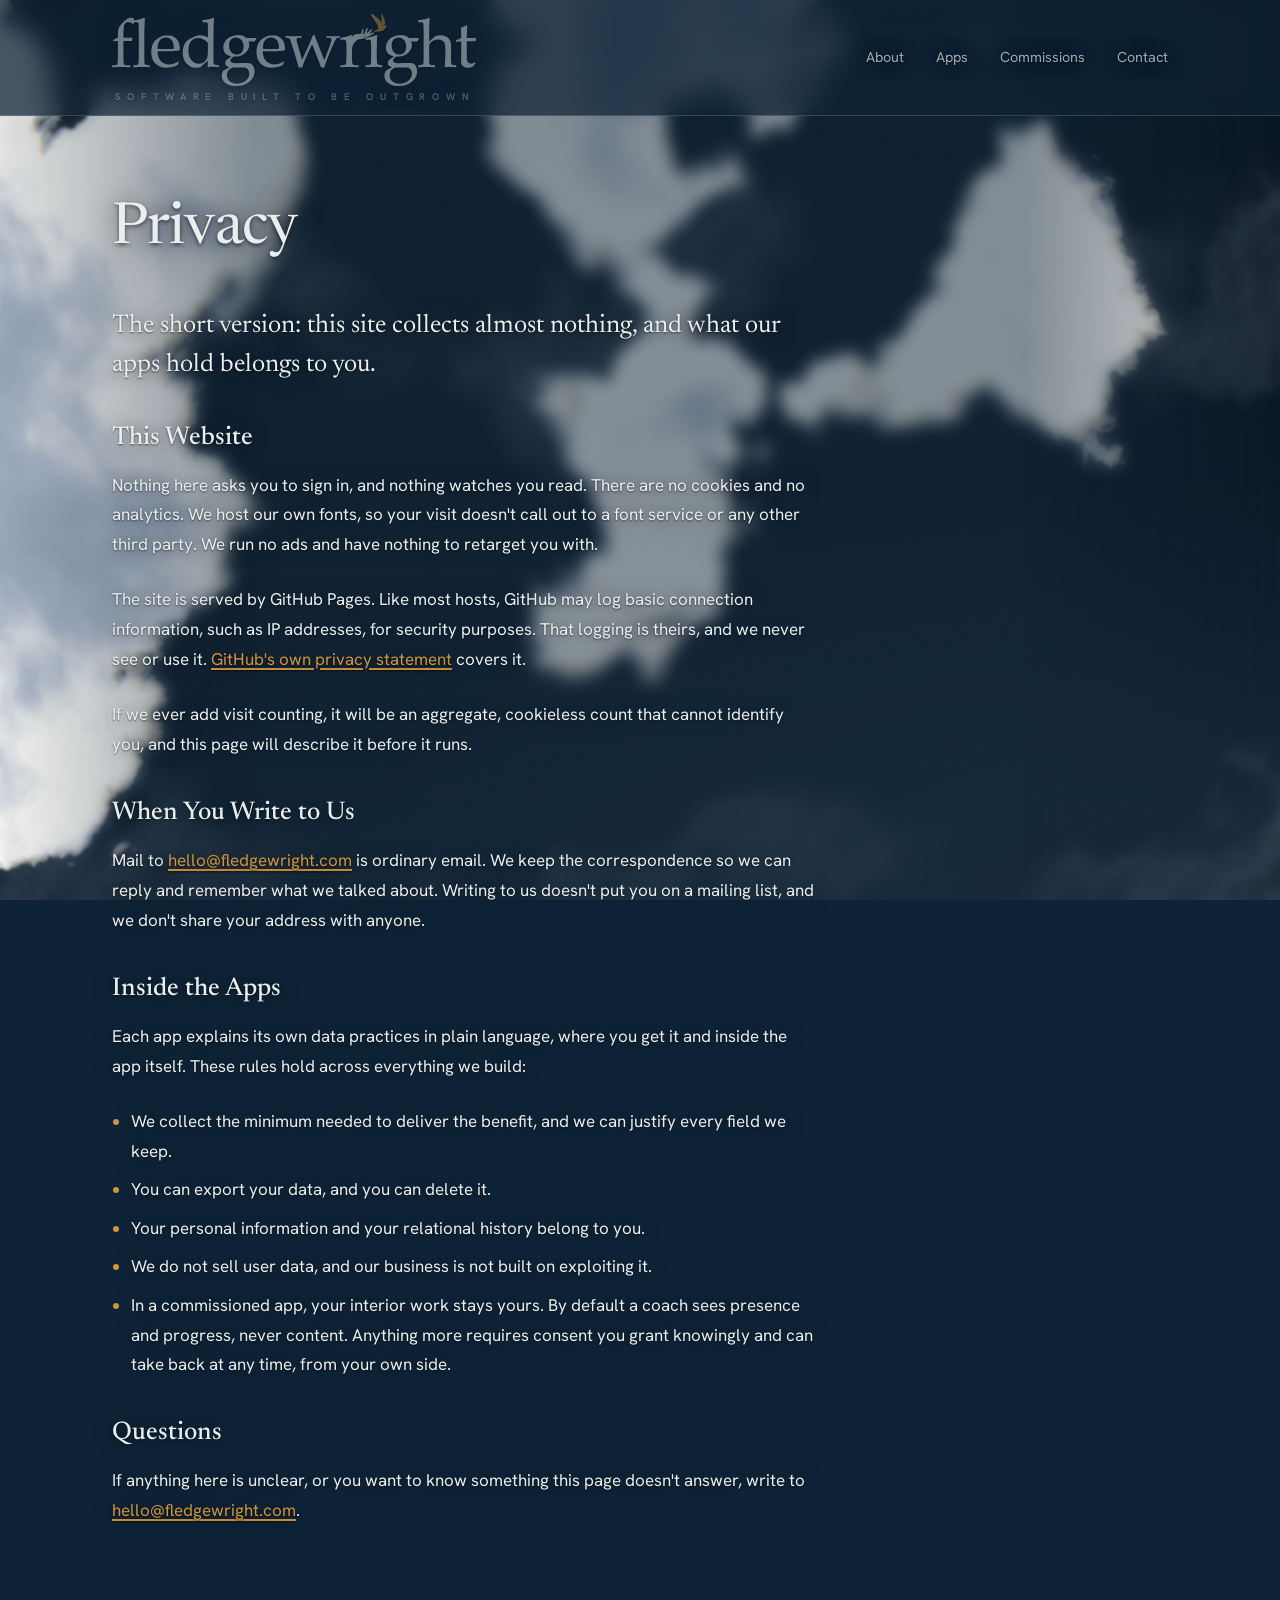
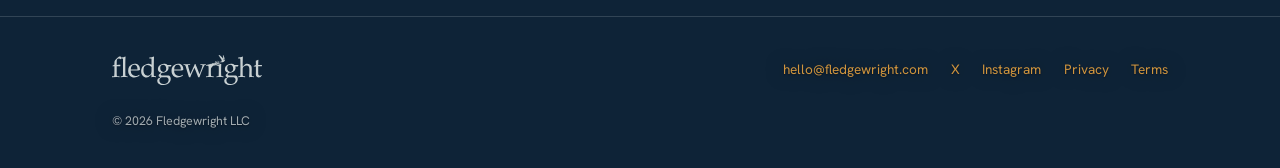
<file: privacy/index.html>
<!doctype html>
<html lang="en">
<head>
<meta charset="utf-8">
<meta name="viewport" content="width=device-width, initial-scale=1">
<meta name="color-scheme" content="dark">
<title>Privacy at Fledgewright</title>
<meta name="description" content="What this site collects (almost nothing), what our apps hold, and the rules we build under.">
<link rel="stylesheet" href="/styles.css">
<link rel="icon" href="/favicon.ico" sizes="48x48">
<link rel="icon" href="/favicon.svg" type="image/svg+xml">
<link rel="apple-touch-icon" href="/apple-touch-icon.png">
<link rel="manifest" href="/site.webmanifest">
<link rel="canonical" href="https://fledgewright.com/privacy/">
<meta name="theme-color" content="#0E2337">
<meta property="og:type" content="website">
<meta property="og:site_name" content="Fledgewright">
<meta property="og:title" content="Privacy at Fledgewright">
<meta property="og:description" content="What this site collects (almost nothing), what our apps hold, and the rules we build under.">
<meta property="og:url" content="https://fledgewright.com/privacy/">
<meta property="og:image" content="https://fledgewright.com/assets/img/og-image.png">
<meta property="og:image:width" content="1200">
<meta property="og:image:height" content="630">
<meta name="twitter:card" content="summary_large_image">
</head>
<body class="inner">
  <div id="sky" aria-hidden="true">
    <div class="sky-layer sky-far"></div>
    <div class="sky-layer sky-near"></div>
  </div>
  <div id="reading-column" aria-hidden="true"></div>
  <a class="skip-link" href="#main">Skip to content</a>
  <header class="site-header">
    <div class="wrap head-in">
      <a class="brand" href="/" aria-label="Fledgewright home">
        <img class="only-dark" src="/assets/img/Fledgewright_wordmark_sky_reversed.svg" alt="Fledgewright">
        <img class="only-light" src="/assets/img/Fledgewright_wordmark_sky_primary.svg" alt="Fledgewright">
        <span class="brand-tagline">Software built to be outgrown</span>
      </a>
      <nav aria-label="Site">
        <a href="/about/">About</a>
        <a href="/apps/">Apps</a>
        <a href="/commissions/">Commissions</a>
        <a href="/contact/">Contact</a>
      </nav>
    </div>
  </header>

  <main id="main">
    <div class="wrap page-head">
      <h1 class="page-title">Privacy</h1>
    </div>

    <div class="wrap">
      <div class="prose">
        <p class="mail">The short version: this site collects almost nothing, and what our apps hold belongs to you.</p>

        <h2>This Website</h2>
        <p>Nothing here asks you to sign in, and nothing watches you read. There are no cookies and no analytics. We host our own fonts, so your visit doesn't call out to a font service or any other third party. We run no ads and have nothing to retarget you with.</p>
        <p>The site is served by GitHub Pages. Like most hosts, GitHub may log basic connection information, such as IP addresses, for security purposes. That logging is theirs, and we never see or use it. <a href="https://docs.github.com/en/site-policy/privacy-policies/github-general-privacy-statement">GitHub's own privacy statement</a> covers it.</p>
        <p>If we ever add visit counting, it will be an aggregate, cookieless count that cannot identify you, and this page will describe it before it runs.</p>

        <h2>When You Write to Us</h2>
        <p>Mail to <a href="mailto:hello@fledgewright.com">hello@fledgewright.com</a> is ordinary email. We keep the correspondence so we can reply and remember what we talked about. Writing to us doesn't put you on a mailing list, and we don't share your address with anyone.</p>

        <h2>Inside the Apps</h2>
        <p>Each app explains its own data practices in plain language, where you get it and inside the app itself. These rules hold across everything we build:</p>
        <ul>
          <li>We collect the minimum needed to deliver the benefit, and we can justify every field we keep.</li>
          <li>You can export your data, and you can delete it.</li>
          <li>Your personal information and your relational history belong to you.</li>
          <li>We do not sell user data, and our business is not built on exploiting it.</li>
          <li>In a commissioned app, your interior work stays yours. By default a coach sees presence and progress, never content. Anything more requires consent you grant knowingly and can take back at any time, from your own side.</li>
        </ul>

        <h2>Questions</h2>
        <p>If anything here is unclear, or you want to know something this page doesn't answer, write to <a href="mailto:hello@fledgewright.com">hello@fledgewright.com</a>.</p>
      </div>
    </div>
  </main>

  <footer class="site-footer">
    <div class="wrap foot-in">
      <img class="only-dark" src="/assets/img/Fledgewright_wordmark_sky_mono-cloud.svg" alt="Fledgewright">
      <img class="only-light" src="/assets/img/Fledgewright_wordmark_sky_mono-ink.svg" alt="Fledgewright">
      <div class="foot-links">
        <a href="mailto:hello@fledgewright.com">hello@fledgewright.com</a>
        <a href="https://x.com/Fledgewright">X</a>
        <a href="https://www.instagram.com/fledgewright/">Instagram</a>
        <a href="/privacy/">Privacy</a>
        <a href="/terms/">Terms</a>
      </div>
    </div>
    <div class="wrap foot-note">© 2026 Fledgewright LLC</div>
  </footer>
  <script src="/sky-morph.js" defer></script>
</body>
</html>
</file>
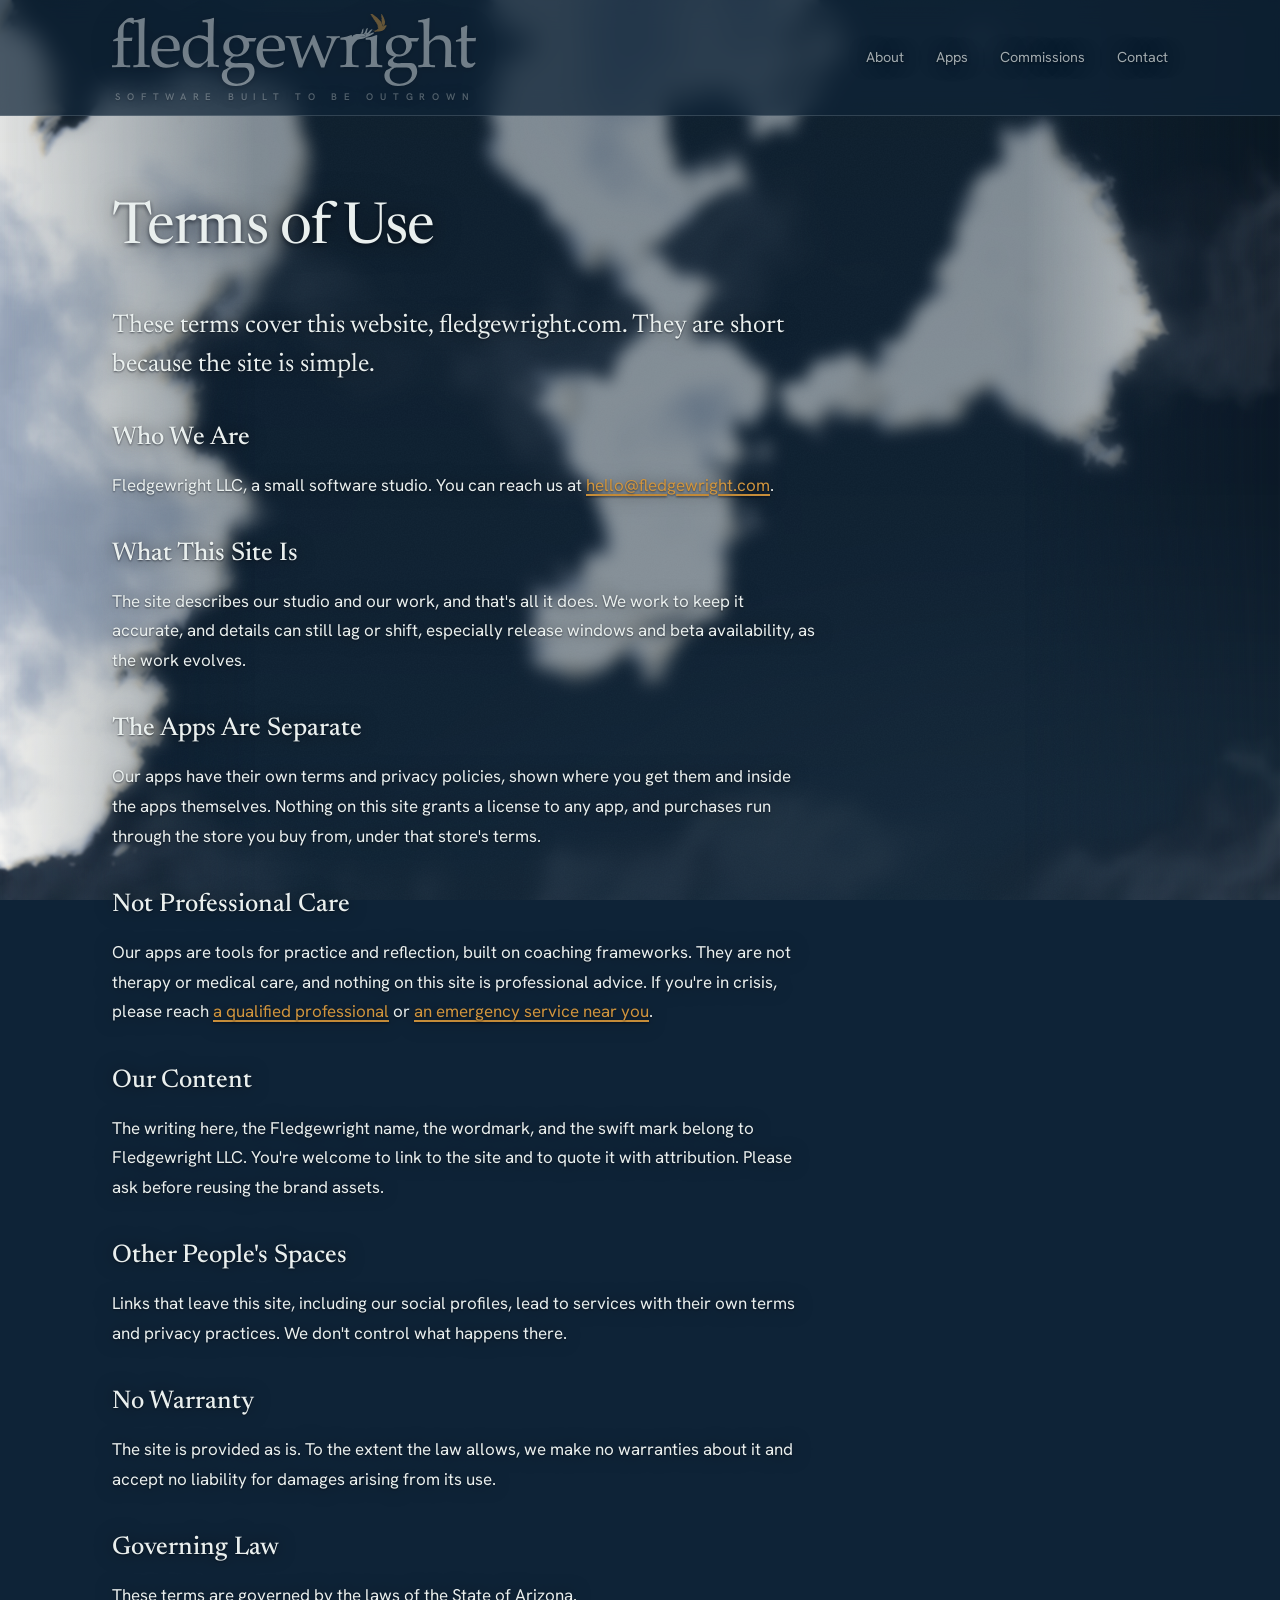
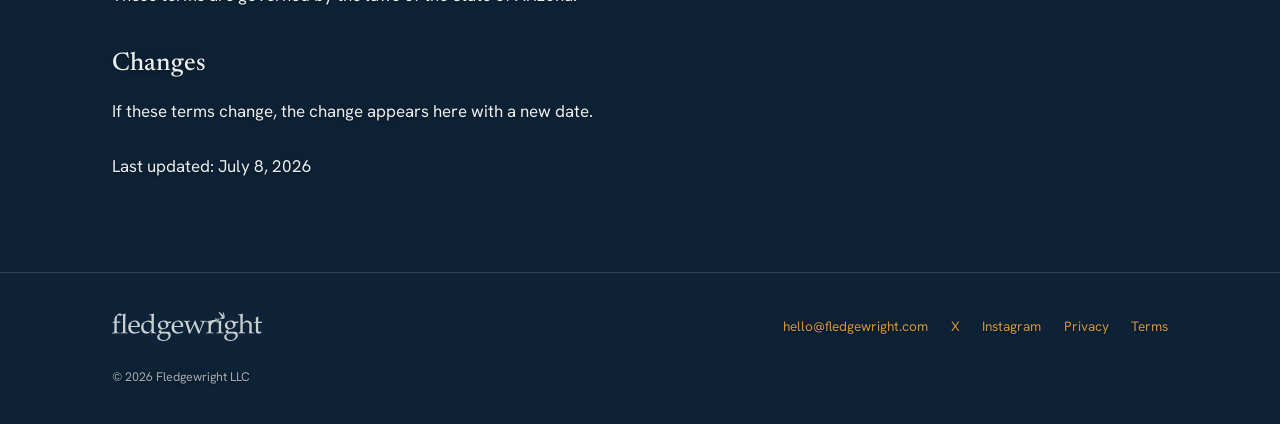
<file: terms/index.html>
<!doctype html>
<html lang="en">
<head>
<meta charset="utf-8">
<meta name="viewport" content="width=device-width, initial-scale=1">
<meta name="color-scheme" content="dark">
<title>Terms of use</title>
<meta name="description" content="The terms for using fledgewright.com, in plain language.">
<link rel="stylesheet" href="/styles.css">
<link rel="icon" href="/favicon.ico" sizes="48x48">
<link rel="icon" href="/favicon.svg" type="image/svg+xml">
<link rel="apple-touch-icon" href="/apple-touch-icon.png">
<link rel="manifest" href="/site.webmanifest">
<link rel="canonical" href="https://fledgewright.com/terms/">
<meta name="theme-color" content="#0E2337">
<meta property="og:type" content="website">
<meta property="og:site_name" content="Fledgewright">
<meta property="og:title" content="Terms of use">
<meta property="og:description" content="The terms for using fledgewright.com, in plain language.">
<meta property="og:url" content="https://fledgewright.com/terms/">
<meta property="og:image" content="https://fledgewright.com/assets/img/og-image.png">
<meta property="og:image:width" content="1200">
<meta property="og:image:height" content="630">
<meta name="twitter:card" content="summary_large_image">
</head>
<body class="inner">
  <div id="sky" aria-hidden="true">
    <div class="sky-layer sky-far"></div>
    <div class="sky-layer sky-near"></div>
  </div>
  <div id="reading-column" aria-hidden="true"></div>
  <a class="skip-link" href="#main">Skip to content</a>
  <header class="site-header">
    <div class="wrap head-in">
      <a class="brand" href="/" aria-label="Fledgewright home">
        <img class="only-dark" src="/assets/img/Fledgewright_wordmark_sky_reversed.svg" alt="Fledgewright">
        <img class="only-light" src="/assets/img/Fledgewright_wordmark_sky_primary.svg" alt="Fledgewright">
        <span class="brand-tagline">Software built to be outgrown</span>
      </a>
      <nav aria-label="Site">
        <a href="/about/">About</a>
        <a href="/apps/">Apps</a>
        <a href="/commissions/">Commissions</a>
        <a href="/contact/">Contact</a>
      </nav>
    </div>
  </header>

  <main id="main">
    <div class="wrap page-head">
      <h1 class="page-title">Terms of Use</h1>
    </div>

    <div class="wrap">
      <div class="prose">
        <p class="mail">These terms cover this website, fledgewright.com. They are short because the site is simple.</p>

        <h2>Who We Are</h2>
        <p>Fledgewright LLC, a small software studio. You can reach us at <a href="mailto:hello@fledgewright.com">hello@fledgewright.com</a>.</p>

        <h2>What This Site Is</h2>
        <p>The site describes our studio and our work, and that's all it does. We work to keep it accurate, and details can still lag or shift, especially release windows and beta availability, as the work evolves.</p>

        <h2>The Apps Are Separate</h2>
        <p>Our apps have their own terms and privacy policies, shown where you get them and inside the apps themselves. Nothing on this site grants a license to any app, and purchases run through the store you buy from, under that store's terms.</p>

        <h2>Not Professional Care</h2>
        <p>Our apps are tools for practice and reflection, built on coaching frameworks. They are not therapy or medical care, and nothing on this site is professional advice. If you're in crisis, please reach <a href="https://www.google.com/search?q=licensed+therapist+near+me">a qualified professional</a> or <a href="https://www.google.com/search?q=emergency+services+near+me">an emergency service near you</a>.</p>

        <h2>Our Content</h2>
        <p>The writing here, the Fledgewright name, the wordmark, and the swift mark belong to Fledgewright LLC. You're welcome to link to the site and to quote it with attribution. Please ask before reusing the brand assets.</p>

        <h2>Other People's Spaces</h2>
        <p>Links that leave this site, including our social profiles, lead to services with their own terms and privacy practices. We don't control what happens there.</p>

        <h2>No Warranty</h2>
        <p>The site is provided as is. To the extent the law allows, we make no warranties about it and accept no liability for damages arising from its use.</p>

        <h2>Governing Law</h2>
        <p>These terms are governed by the laws of the State of Arizona.</p>

        <h2>Changes</h2>
        <p>If these terms change, the change appears here with a new date.</p>
        <p>Last updated: July 8, 2026</p>
      </div>
    </div>
  </main>

  <footer class="site-footer">
    <div class="wrap foot-in">
      <img class="only-dark" src="/assets/img/Fledgewright_wordmark_sky_mono-cloud.svg" alt="Fledgewright">
      <img class="only-light" src="/assets/img/Fledgewright_wordmark_sky_mono-ink.svg" alt="Fledgewright">
      <div class="foot-links">
        <a href="mailto:hello@fledgewright.com">hello@fledgewright.com</a>
        <a href="https://x.com/Fledgewright">X</a>
        <a href="https://www.instagram.com/fledgewright/">Instagram</a>
        <a href="/privacy/">Privacy</a>
        <a href="/terms/">Terms</a>
      </div>
    </div>
    <div class="wrap foot-note">© 2026 Fledgewright LLC</div>
  </footer>
  <script src="/sky-morph.js" defer></script>
</body>
</html>
</file>
<file: styles.css>
/* Fledgewright — shared site styles. Sky & Ember palette, single night mode. */

@font-face{
  font-family:'Newsreader';font-style:normal;font-weight:400 700;font-display:swap;
  src:url('/assets/fonts/newsreader-latin-var.woff2') format('woff2');
}
@font-face{
  font-family:'Newsreader';font-style:italic;font-weight:400 700;font-display:swap;
  src:url('/assets/fonts/newsreader-italic-latin-var.woff2') format('woff2');
}
@font-face{
  font-family:'Hanken Grotesk';font-style:normal;font-weight:400 700;font-display:swap;
  src:url('/assets/fonts/hanken-grotesk-latin-var.woff2') format('woff2');
}
@font-face{
  font-family:'Great Vibes';font-style:normal;font-weight:400;font-display:swap;
  src:url('/assets/fonts/great-vibes-latin.woff2') format('woff2');
}

:root{
  color-scheme:dark;                 /* single night-sky look for everyone, regardless of OS setting */
  --midnight:#0E2337; --abyss:#0A1A26; --indigo:#1C3650; --cloud:#E9EFEE; --ember:#D0953E;
  --bg:var(--midnight); --tx:var(--cloud);
  --soft:rgba(233,239,238,.68); --line:rgba(233,239,238,.16);
  --accent:var(--ember); --gold-display:var(--ember); --link:var(--ember);
}
.only-light{display:none !important}  /* light-context brand assets never render on the site */

*{margin:0;padding:0;box-sizing:border-box}
html{scroll-behavior:smooth}
@media (prefers-reduced-motion: reduce){
  html{scroll-behavior:auto}
  *,*::before,*::after{transition:none !important; animation:none !important}
}
.skip-link{
  position:absolute; left:-9999px; z-index:10;
  background:var(--bg); color:var(--tx);
  padding:.6rem 1.1rem; border:1px solid var(--line); text-decoration:none;
}
.skip-link:focus{position:fixed; left:1rem; top:1rem}
body{
  background:var(--bg); color:var(--tx);
  font-family:'Hanken Grotesk',system-ui,sans-serif;
  font-size:1.0625rem; line-height:1.75;
  display:flex; flex-direction:column; min-height:100vh;
  /* soft dark halo so light text stays distinct as clouds drift behind it */
  text-shadow:0 1px 2px rgba(4,9,18,.55), 0 0 18px rgba(4,9,18,.6);
}
h1{ text-shadow:0 2px 4px rgba(4,9,18,.6), 0 0 28px rgba(4,9,18,.66); }
main{flex:1}
a{color:var(--link); text-decoration-color:var(--accent); text-decoration-thickness:1.5px; text-underline-offset:3px}
a:hover{opacity:.8}
img{max-width:100%}

/* Sky: pre-lit seamless cloud plates (baked by rebrand_test/make_cloud_plates.py)
   over a gradient night sky. The far layer and the .sky-near fallback drift in CSS;
   sky-morph.js replaces .sky-near with the living WebGL layer when available. */
#sky{position:fixed; inset:0; z-index:-2; pointer-events:none; overflow:hidden;
  background:
    radial-gradient(130% 100% at 90% 112%, rgba(42,74,99,.9) 0%, rgba(42,74,99,0) 55%),
    linear-gradient(180deg, #0A1A26 0%, #0E2337 55%, #123049 100%);}
.sky-layer{position:absolute; top:0; bottom:0; left:0; background-repeat:repeat}
/* 2026-07-12: living clouds restored on the volumetric -vol bake; the reading-column
   scrim (below) carries legibility. To pause again: flip CLOUDS_OFF in sky-morph.js
   and add `.sky-layer{display:none}` back here. */
.sky-far{width:calc(100% + 1126px); background-image:url('/assets/img/cloud-plate-far.webp?v=1');
  background-size:1126px 1126px; opacity:.85;
  animation:sky-drift-far 920s linear infinite, sky-breathe 146s ease-in-out infinite alternate}
#sky-morph{position:absolute; inset:0; width:100%; height:100%; opacity:0; transition:opacity var(--sky-fade,1200ms) ease}
/* scrim + veil: Midnight gradient (12% top -> 8% mid -> 2% bottom) over the clouds,
   plus a soft blur of everything beneath it. Paints above all sky layers, and the
   whole #sky stack sits behind the page content, so text and marks are untouched. */
#sky::after{content:''; position:absolute; inset:0;
  background:linear-gradient(180deg,
    rgba(14,35,55,.12) 0%, rgba(14,35,55,.08) 50%, rgba(14,35,55,.02) 100%);
  -webkit-backdrop-filter:blur(1px); backdrop-filter:blur(1px);}
.sky-gl .sky-near{display:none}
/* First-load reveal: the WebGL cloud layer fades in over the instant gradient sky instead
   of popping. JS sets --sky-fade (1.2s on the session's first render, 0.4s on later navs);
   reduced-motion snaps instantly via the global transition guard. */
.sky-gl #sky-morph{opacity:1}
@keyframes sky-breathe{from{opacity:.68}to{opacity:.9}}
.sky-near{width:calc(100% + 1560px); background-image:url('/assets/img/cloud-plate-near.webp?v=1');
  background-size:1560px 1560px; animation:sky-drift-near 380s linear infinite}
@keyframes sky-drift-far{to{transform:translate3d(-1126px,0,0)}}
@keyframes sky-drift-near{to{transform:translate3d(-1560px,0,0)}}
/* The living sky runs on all devices, touch included (mobile clouds kept 2026-07-13). */

/* Reading-column scrim: a faint frosted sheet the width of the content column that
   blurs the sky behind text so the drifting clouds settle where you read, while
   staying open in the margins. Feathered edges dissolve into the open sky. Sits above
   #sky (z-index -2) and below page content. */
#reading-column{
  position:fixed; inset:0;
  z-index:-1; pointer-events:none;
  background:rgba(14,35,55,.46);
  -webkit-backdrop-filter:blur(8px); backdrop-filter:blur(8px);
  /* Full-width scrim with a soft, wide horizontal falloff: opaque over the content
     column, then the blur+tint fade gradually across the margins so the clouds ease
     back in toward the left/right screen edges with no hard seam. */
  -webkit-mask-image:linear-gradient(to right, transparent 0%, #000 20%, #000 80%, transparent 100%);
  mask-image:linear-gradient(to right, transparent 0%, #000 20%, #000 80%, transparent 100%);
}
/* Dither the scrim so its alpha fade doesn't band over the near-flat dark sky at the
   edges. Fine grayscale noise blended over the tint (overlay = perturbs luminance without
   veiling); the parent mask clips it, so the grain tapers out with the fade. */
#reading-column::after{
  content:''; position:absolute; inset:0; pointer-events:none;
  background-image:url("data:image/svg+xml,%3Csvg xmlns='http://www.w3.org/2000/svg' width='180' height='180'%3E%3Cfilter id='n'%3E%3CfeTurbulence type='fractalNoise' baseFrequency='0.7' numOctaves='2' stitchTiles='stitch'/%3E%3CfeColorMatrix type='saturate' values='0'/%3E%3C/filter%3E%3Crect width='100%25' height='100%25' filter='url(%23n)'/%3E%3C/svg%3E");
  opacity:.06; mix-blend-mode:overlay;
}
/* Smaller screens have little margin, and the feathered edge rendered oddly on mobile, so
   drop the feather (full-width, uniform scrim) and darken the tint a touch for clean text. */
@media (max-width:720px){ #reading-column{ background:rgba(14,35,55,.62); -webkit-mask-image:none; mask-image:none } }

.wrap{max-width:72rem; margin:0 auto; padding-inline:clamp(1.25rem,4vw,3rem)}

/* Header: wordmark + tagline lockup, sticky and frosted so it always reads clear
   over the drifting clouds. The g-tails hang inside the wordmark box; the tagline
   sits just below, tracked out to the wordmark's width. */
.site-header{
  position:sticky; top:0; z-index:20; border-bottom:1px solid var(--line);
  background:rgba(14,35,55,.72);
  -webkit-backdrop-filter:blur(12px); backdrop-filter:blur(12px);
}
.head-in{
  display:flex; align-items:center; justify-content:space-between;
  gap:1rem; padding-block:.85rem; position:relative;
}
.brand{display:flex; flex-direction:column; align-items:flex-start; line-height:0; text-decoration:none}
.brand img{
  height:72px; width:auto;
  /* images don't get the text halo; give the wordmark its own so it clears bright cloud */
  filter:drop-shadow(0 1px 2px rgba(4,9,18,.55)) drop-shadow(0 0 14px rgba(4,9,18,.5));
}
.brand-tagline{
  font-family:'Hanken Grotesk',system-ui,sans-serif;
  font-size:.6rem; font-weight:600; letter-spacing:.7em; text-transform:uppercase;
  color:var(--soft); line-height:1; white-space:nowrap;
  margin-top:6px; padding-left:.35em;   /* clear the g-tails; tracking adds a leading gap */
}
/* Inner pages: the whole lockup rests until you reach for home */
body.inner .brand img, body.inner .brand-tagline{opacity:.45; transition:opacity .25s ease}
body.inner .brand:hover img, body.inner .brand:focus-visible img,
body.inner .brand:hover .brand-tagline, body.inner .brand:focus-visible .brand-tagline{opacity:1}
.head-in nav{
  display:flex; gap:clamp(1rem,2.5vw,2.2rem);
  align-self:center;
}
.head-in nav a{font-size:.9rem; text-decoration:none; color:var(--soft)}
.head-in nav a:hover,.head-in nav a[aria-current="page"]{color:var(--accent)}

/* Hero */
.hero{
  display:grid; grid-template-columns:minmax(0,1.25fr) minmax(0,.75fr);
  gap:2rem; align-items:center;
  padding-top:clamp(4rem,12vh,8rem); padding-bottom:clamp(3rem,8vh,5.5rem);
}
h1{
  font-family:'Newsreader',serif; font-optical-sizing:auto; font-weight:420;
  font-size:clamp(2.5rem,6vw,4.6rem); line-height:1.12; letter-spacing:-.015em;
  text-wrap:balance;
}
h1 .you{
  font-family:'Great Vibes',cursive; font-weight:400; color:var(--gold-display);
  font-size:1.4em; line-height:0; letter-spacing:0;
}

/* Inner pages */
.page-head{padding-top:clamp(3.5rem,9vh,6rem)}
.page-title{font-size:clamp(2.3rem,4.8vw,3.6rem); line-height:1.14}
.intro-stanzas{padding-top:clamp(2.5rem,6vh,4rem); padding-bottom:clamp(1.5rem,4vh,2.5rem)}
.stanza{
  font-family:'Newsreader',serif; font-optical-sizing:auto;
  font-size:clamp(1.2rem,1.9vw,1.5rem); line-height:1.65;
  max-width:40rem; margin-bottom:1.8rem;
}
.stanza:last-child{margin-bottom:0}
.prose{max-width:44rem; padding-top:clamp(2rem,5vh,3rem); padding-bottom:clamp(4rem,10vh,6rem)}
.prose p{margin-bottom:1.6rem}
.prose p:last-child{margin-bottom:0}
.prose--tight{padding-bottom:clamp(1.5rem,4vh,2.5rem)}
.section-title{
  font-family:'Newsreader',serif; font-optical-sizing:auto; font-weight:500;
  font-size:clamp(1.6rem,2.8vw,2.1rem); line-height:1.2;
  margin-top:clamp(2rem,5vh,3rem);
}
/* Eyebrow status line under each app's section title */
.app-status{
  font-family:'Hanken Grotesk',system-ui,sans-serif;
  font-size:.8rem; font-weight:600; letter-spacing:.12em; text-transform:uppercase;
  color:var(--accent); margin-top:.55rem; margin-bottom:0;
}
.hairline{border:none; height:1px; width:70%; background:var(--line); margin:3rem auto}

/* Faint app-icon watermarks behind the two app write-ups */
.app-block{position:relative}
.app-block p{position:relative}
.app-block::before{
  content:''; position:absolute; left:50%; top:50%; transform:translate(-50%,-50%);
  width:266px; height:266px;
  background-position:center; background-size:contain; background-repeat:no-repeat;
  opacity:.06; pointer-events:none;
}
.app-block--one::before{
  background-image:url('/assets/img/app-teaser-1.png');
  left:clamp(133px, 75%, calc(100% - 133px)); /* right half of the column, clamped so it never leaves it */
}
.app-block--two::before{
  background-image:url('/assets/img/app-teaser-2.png');
  left:clamp(133px, 25%, calc(100% - 133px)); /* left half of the column */
}
.hero-art{position:relative; justify-self:end; width:clamp(240px,38vw,480px); aspect-ratio:1638/1024}
.hero-art img{position:absolute; right:0; top:0; height:100%; width:auto}
.hero-art svg{position:absolute; inset:0; width:100%; height:100%; opacity:.45}

/* Wind lines drift, desynchronized, so the air feels alive behind the still bird.
   The bird (img) never moves. Frozen for prefers-reduced-motion by the global guard,
   and held static behind the mobile hero headline (see the max-width:720px block). */
.hero-art svg path,
.contact-art svg path{
  transform-box:fill-box; transform-origin:center;
  animation:windSway 9s ease-in-out infinite;
}
.hero-art svg path:nth-child(1),
.contact-art svg path:nth-child(1){animation-duration:7s; animation-delay:-1s}
.hero-art svg path:nth-child(2),
.contact-art svg path:nth-child(2){animation-duration:9.5s; animation-delay:-4s}
.hero-art svg path:nth-child(3),
.contact-art svg path:nth-child(3){animation-duration:11s; animation-delay:-2.5s}
@keyframes windSway{
  0%,100%{transform:translate(0,0) skewX(0deg)}
  50%{transform:translate(38px,-16px) skewX(3.8deg)}
}

.lead{
  max-width:44rem; font-size:clamp(1.1rem,1.6vw,1.3rem); line-height:1.7;
  padding-bottom:clamp(3rem,8vh,5rem);
}

/* Letterpress divider, carried over from Direction A */
.divider{display:flex; align-items:center; justify-content:center; gap:1.1rem; padding-block:.5rem}
.divider::before,.divider::after{content:''; height:1px; width:min(9rem,22vw); background:var(--line)}
.divider img{width:34px; height:34px}

/* Two-up closing section on the landing page */
.duo{
  display:grid; grid-template-columns:1fr 1fr; gap:clamp(2rem,5vw,5rem);
  padding-top:clamp(2.5rem,6vh,4rem); padding-bottom:clamp(4rem,10vh,7rem);
}
.duo p{max-width:34rem}
.mail{font-family:'Newsreader',serif; font-size:clamp(1.25rem,2vw,1.6rem); line-height:1.5}
.mail a{color:var(--accent); text-decoration-thickness:1px}

/* Contact page */
.contact-lead{font-family:'Newsreader',serif; font-size:clamp(1.5rem,2.6vw,2.1rem); line-height:1.5; max-width:44rem}
.contact-lead a{color:var(--accent); text-decoration-thickness:1px; white-space:nowrap}
.copy-btn{
  font:inherit; font-size:.62em;
  background:none; border:none; padding:.15em; margin-left:.3em; cursor:pointer;
  color:var(--soft); vertical-align:-.05em; line-height:0;
}
.copy-btn:hover,.copy-btn:focus-visible{color:var(--accent)}
.copy-btn svg{width:1em; height:1em}
.copy-status{
  font-family:'Hanken Grotesk',system-ui,sans-serif; font-size:.45em;
  color:var(--accent); margin-left:.5em; vertical-align:.35em;
}
.copy-status:empty{margin:0}
.reasons-title{margin-top:0; margin-bottom:1.4rem; font-size:clamp(1.35rem,2.2vw,1.7rem)}
.contact-main{position:relative; isolation:isolate}
.contact-art{
  position:absolute; right:0; top:50%; transform:translateY(-50%);
  height:min(96%, 640px); aspect-ratio:1638/1024;
  opacity:.5; pointer-events:none; z-index:-1;
}
.contact-art img{position:absolute; right:0; top:0; height:100%; width:auto}
.contact-art svg{position:absolute; inset:0; width:100%; height:100%}
@media (max-width:720px){
  .contact-art{height:min(64%, 440px)}
}
@media (max-width:480px){
  .contact-lead .write-line{font-size:.72em; white-space:nowrap}
}
.prose h2{
  font-family:'Newsreader',serif; font-optical-sizing:auto; font-weight:500;
  font-size:clamp(1.3rem,2.2vw,1.6rem); line-height:1.25;
  margin:2.4rem 0 1rem;
}
.prose ul{padding-left:1.2rem; margin-bottom:1.6rem}
.prose li{margin-bottom:.55rem}
.prose li::marker{color:var(--accent)}

/* Footer */
.site-footer{border-top:1px solid var(--line)}
.foot-in{
  display:flex; flex-wrap:wrap; gap:1.5rem; align-items:center; justify-content:space-between;
  padding-block:2.4rem 2.8rem;
}
.site-footer img{width:150px; height:auto; opacity:.85}
.foot-links{font-size:.85rem; color:var(--soft); display:flex; flex-wrap:wrap; gap:1.4rem}
.foot-links a{text-decoration:none}
.foot-links a:hover{color:var(--accent)}
.foot-note{font-size:.78rem; color:var(--soft); padding-bottom:2.2rem; margin-top:-1.2rem}

@media (max-width:720px){
  .head-in{flex-wrap:wrap; row-gap:.5rem; padding-block:.8rem}
  .brand img{height:56px}
  .brand-tagline{font-size:.5rem; letter-spacing:.5em; margin-top:4px}
  .head-in nav{flex-wrap:wrap; gap:1rem 1.2rem; align-self:center}
  .head-in nav a{font-size:.85rem}
  .hero{grid-template-columns:1fr; padding-top:3.5rem; position:relative; isolation:isolate}
  .hero-art{
    position:absolute; left:50%; top:50%; transform:translate(-50%,-50%);
    width:min(440px,96vw); opacity:.5; z-index:-1;   /* clouds are on now; keep the swift visible */
  }
  .hero-art svg{opacity:1} /* the layer opacity carries the dimming on mobile */
  .hero-art svg path{animation:none} /* no motion behind the mobile headline */
  .duo{grid-template-columns:1fr}
}

/* ===== Homepage: evidence-first scroll sections (Sky & Ember, 2026-07-12) ===== */

/* Section eyebrow (shares the app-status look) */
.eyebrow{
  font-family:'Hanken Grotesk',system-ui,sans-serif;
  font-size:.8rem; font-weight:600; letter-spacing:.14em; text-transform:uppercase;
  color:var(--accent); margin-bottom:.7rem;
}

/* Buttons: modest radius, solid ember, no gradient, quiet lift */
.btns{display:flex; flex-wrap:wrap; gap:.9rem; margin-top:2rem}
.btn-fw{
  display:inline-flex; align-items:center; gap:.5rem;
  padding:.72rem 1.25rem; border-radius:9px;
  font-family:'Hanken Grotesk',system-ui,sans-serif; font-weight:600; font-size:.95rem;
  text-decoration:none; border:1px solid var(--line);
  transition:transform .2s ease, background .2s ease, border-color .2s ease, color .2s ease;
}
.btn-fw--primary{background:var(--ember); color:var(--midnight); border-color:var(--ember)}
.btn-fw--primary:hover{background:#e0a44e}
.btn-fw--ghost{background:transparent; color:var(--tx)}
.btn-fw--ghost:hover{border-color:var(--accent); color:var(--accent)}
.btn-fw:hover{transform:translateY(-2px)}

/* Frosted indigo-glass panel */
.panel{
  background:rgba(20,42,64,.5);
  -webkit-backdrop-filter:blur(11px); backdrop-filter:blur(11px);
  border:1px solid var(--line); border-radius:22px;
  padding:clamp(1.6rem,4vw,2.9rem);
}

/* Section rhythm */
.band{padding-block:clamp(3rem,8vh,5.5rem)}
.band-head{max-width:44rem; margin-bottom:clamp(1.8rem,4vh,2.8rem)}
.band-head h2{
  font-family:'Newsreader',serif; font-optical-sizing:auto; font-weight:480;
  font-size:clamp(1.8rem,3.4vw,2.7rem); line-height:1.18; letter-spacing:-.01em;
}

/* Hero "Keep reading" scroll cue */
.keep-wrap{display:flex; justify-content:center; margin-top:clamp(2rem,5vh,3.5rem)}
.keep-reading{
  display:inline-flex; flex-direction:column; align-items:center; gap:.45rem;
  text-decoration:none; color:var(--soft);
  font-family:'Hanken Grotesk',system-ui,sans-serif; font-size:.76rem; font-weight:600;
  letter-spacing:.16em; text-transform:uppercase;
}
.keep-reading:hover{color:var(--accent)}
.keep-reading .chev{width:22px; height:22px; animation:nudge 2.2s ease-in-out infinite}
@keyframes nudge{0%,100%{transform:translateY(0)}50%{transform:translateY(5px)}}
#fork{scroll-margin-top:130px}

/* Audience fork */
.fork{display:grid; grid-template-columns:1fr 1fr; gap:1.2rem}
.fork a{
  display:flex; flex-direction:column; justify-content:space-between; gap:2.5rem;
  min-height:15rem; padding:clamp(1.6rem,3.5vw,2.4rem);
  border:1px solid var(--line); border-radius:22px; text-decoration:none; color:var(--tx);
  transition:transform .25s ease, border-color .25s ease;
}
.fork a.glass{background:rgba(20,42,64,.5); -webkit-backdrop-filter:blur(11px); backdrop-filter:blur(11px)}
.fork a:hover{transform:translateY(-4px); border-color:var(--accent)}
.fork h3{font-family:'Newsreader',serif; font-weight:500; font-size:clamp(1.4rem,2.4vw,1.9rem); line-height:1.15; margin-top:.2rem}
.fork p{color:var(--soft); font-size:1rem; margin-top:.9rem}
.fork .go{color:var(--accent); font-size:.9rem; font-weight:600}

/* The apps — two teaser panels with faint icon watermarks */
.apps-two{display:grid; grid-template-columns:1fr 1fr; gap:1.2rem}
.app-teaser{position:relative; overflow:hidden}
.app-teaser::before{
  content:''; position:absolute; right:-40px; bottom:-40px; width:230px; height:230px;
  background-position:center; background-size:contain; background-repeat:no-repeat;
  opacity:.07; pointer-events:none;
}
.app-teaser.one::before{background-image:url('/assets/img/app-teaser-1.png')}
.app-teaser.two::before{background-image:url('/assets/img/app-teaser-2.png')}
.app-teaser h3{font-family:'Newsreader',serif; font-weight:500; font-size:clamp(1.35rem,2.4vw,1.8rem); line-height:1.2; position:relative}
.app-teaser .status{
  font-family:'Hanken Grotesk',system-ui,sans-serif; font-size:.78rem; font-weight:600;
  letter-spacing:.1em; text-transform:uppercase; color:var(--accent); margin:.55rem 0 1rem;
}
.app-teaser p{color:var(--soft); position:relative}
.app-teaser p a{white-space:nowrap}

/* Philosophy triptych */
.triptych{display:grid; grid-template-columns:repeat(3,1fr); gap:1.2rem}
.principle{padding-top:1.3rem; border-top:1px solid var(--accent)}
.principle .n{font-family:'Hanken Grotesk',system-ui,sans-serif; font-size:.8rem; font-weight:700; letter-spacing:.12em; color:var(--accent)}
.principle h3{font-family:'Newsreader',serif; font-weight:500; font-size:1.4rem; margin:.5rem 0}
.principle p{color:var(--soft); font-size:1rem}

/* Commissions panel */
.commission h2{font-family:'Newsreader',serif; font-weight:500; font-size:clamp(1.7rem,3vw,2.4rem); line-height:1.18; margin-bottom:1.1rem}
.commission > p{max-width:40rem; color:var(--soft)}

/* Trust strip */
.trust-list{display:grid; grid-template-columns:repeat(2,1fr); gap:1rem; margin-top:1.6rem}
.trust-item{border:1px solid var(--line); border-radius:16px; padding:1.2rem}
.trust-item strong{display:block; margin-bottom:.35rem; font-weight:600}
.trust-item span{color:var(--soft); font-size:.95rem}

/* Closing flight beat */
.closing{text-align:center; padding-block:clamp(3.5rem,9vh,6rem)}
.closing .swift{width:64px; height:64px; margin:0 auto 1.6rem; opacity:.85; animation:rise 6s ease-in-out infinite}
@keyframes rise{0%,100%{transform:translateY(4px)}50%{transform:translateY(-8px)}}
.closing h2{font-family:'Newsreader',serif; font-weight:480; font-size:clamp(1.9rem,4vw,3rem); line-height:1.15}
.closing p{max-width:40rem; margin:1.2rem auto 0; color:var(--soft)}
.closing .btns{justify-content:center}

/* Reveal on scroll */
.reveal{opacity:0; transform:translateY(20px); transition:opacity .7s ease, transform .7s ease}
.reveal.visible{opacity:1; transform:none}
@media (prefers-reduced-motion: reduce){ .reveal{opacity:1; transform:none} }

@media (max-width:760px){
  .fork, .apps-two, .triptych, .trust-list{grid-template-columns:1fr}
}
</file>
